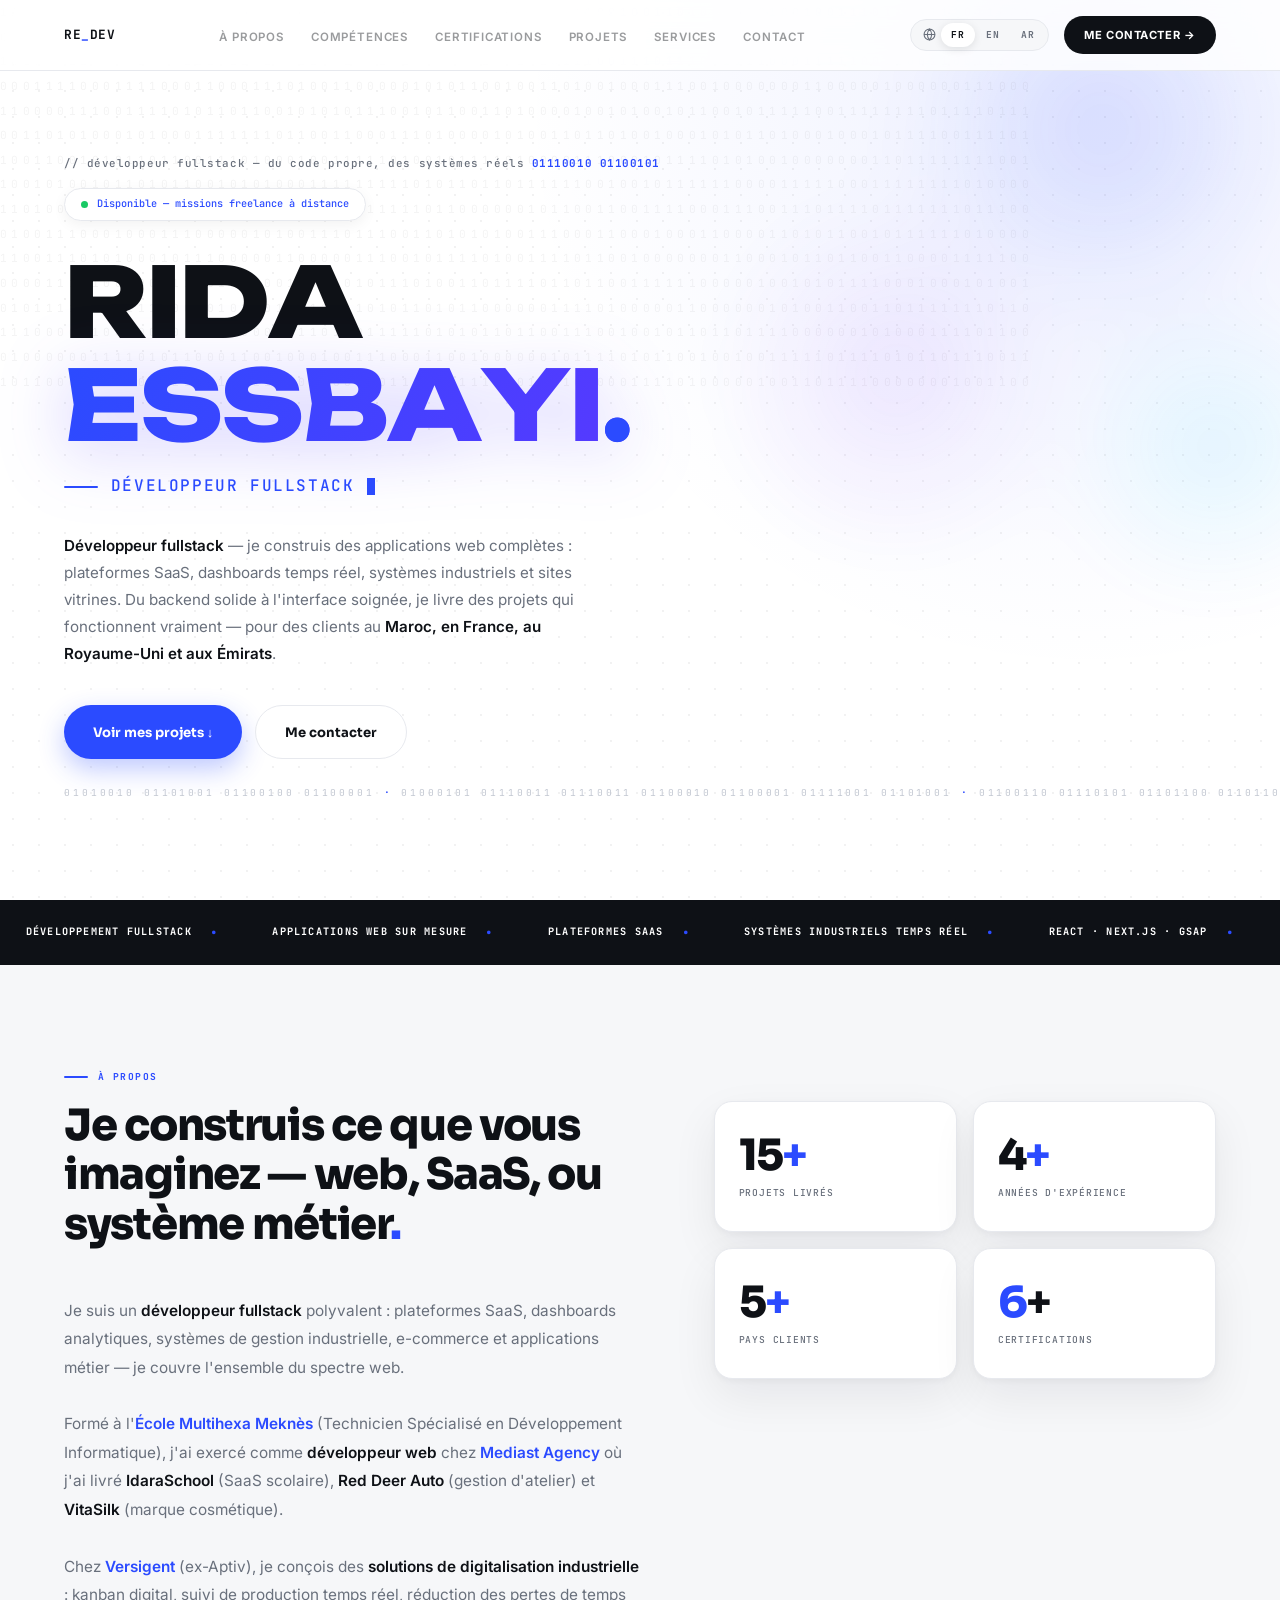
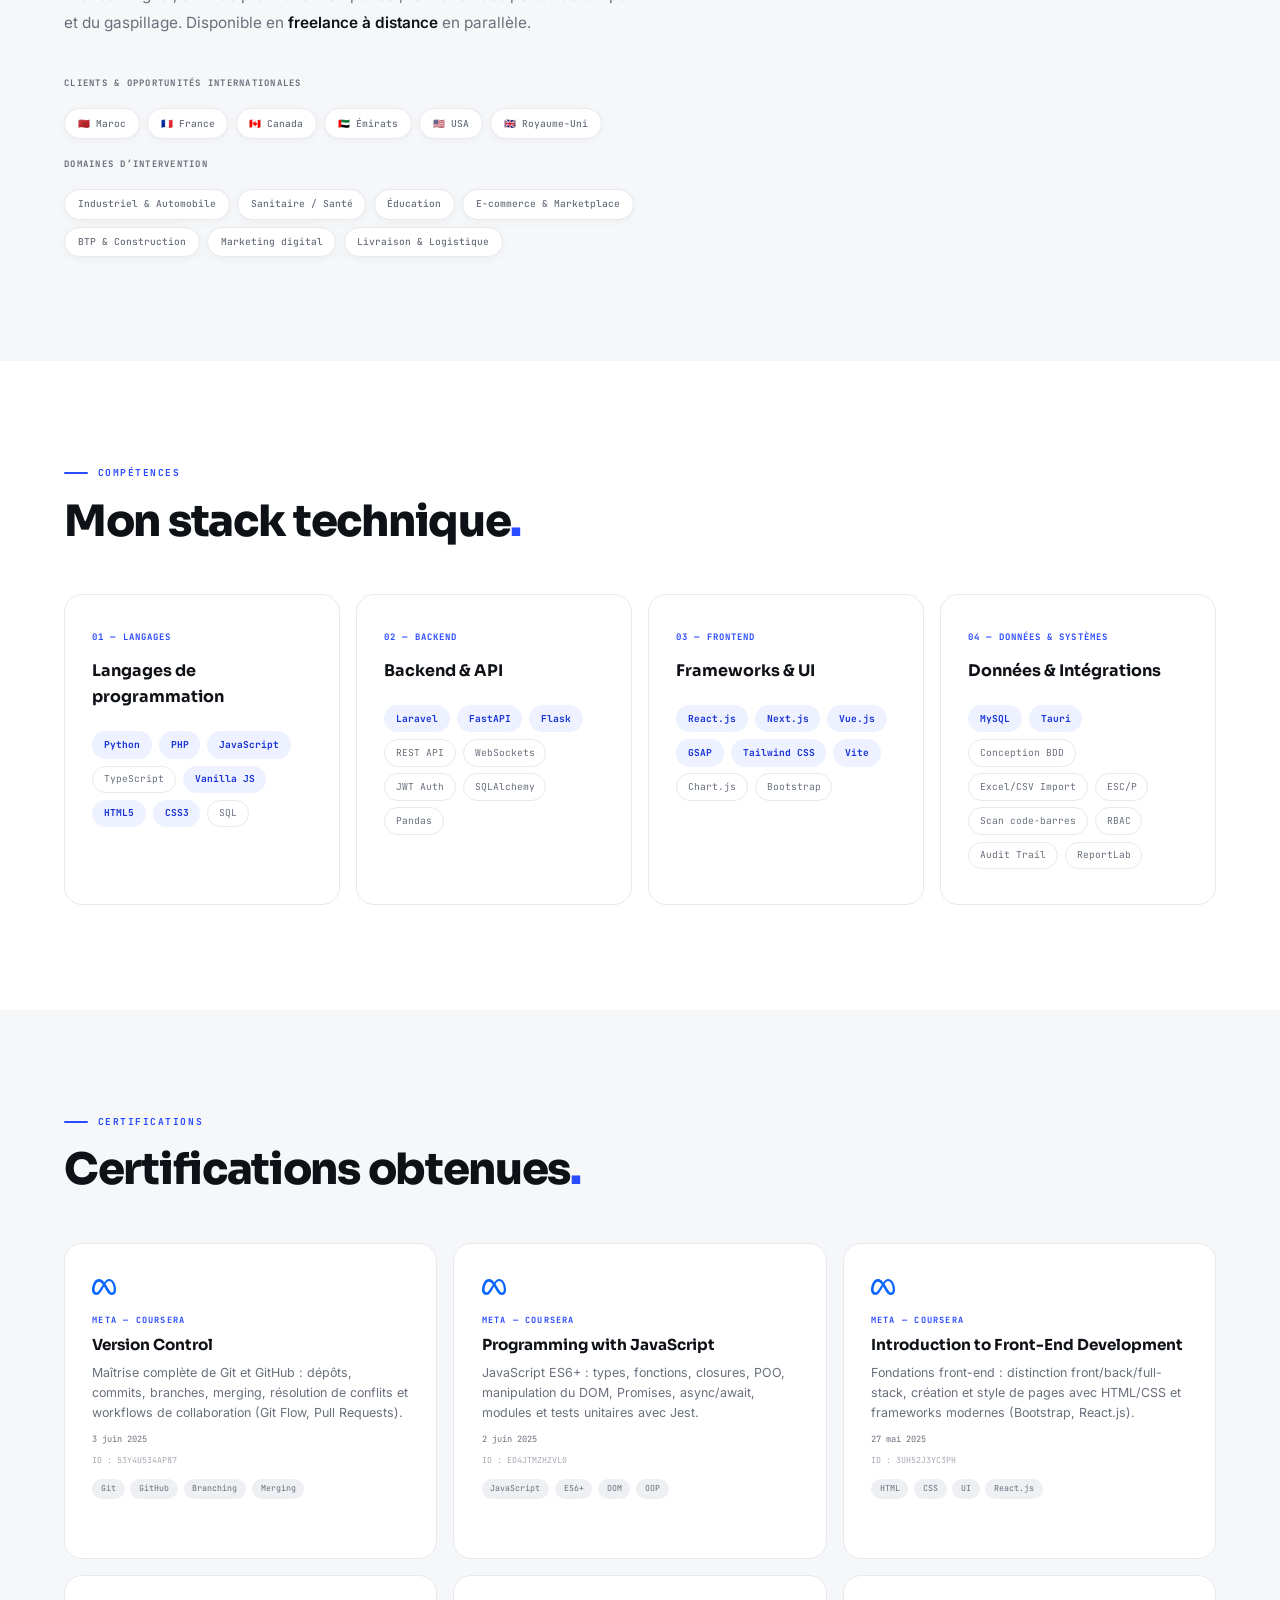
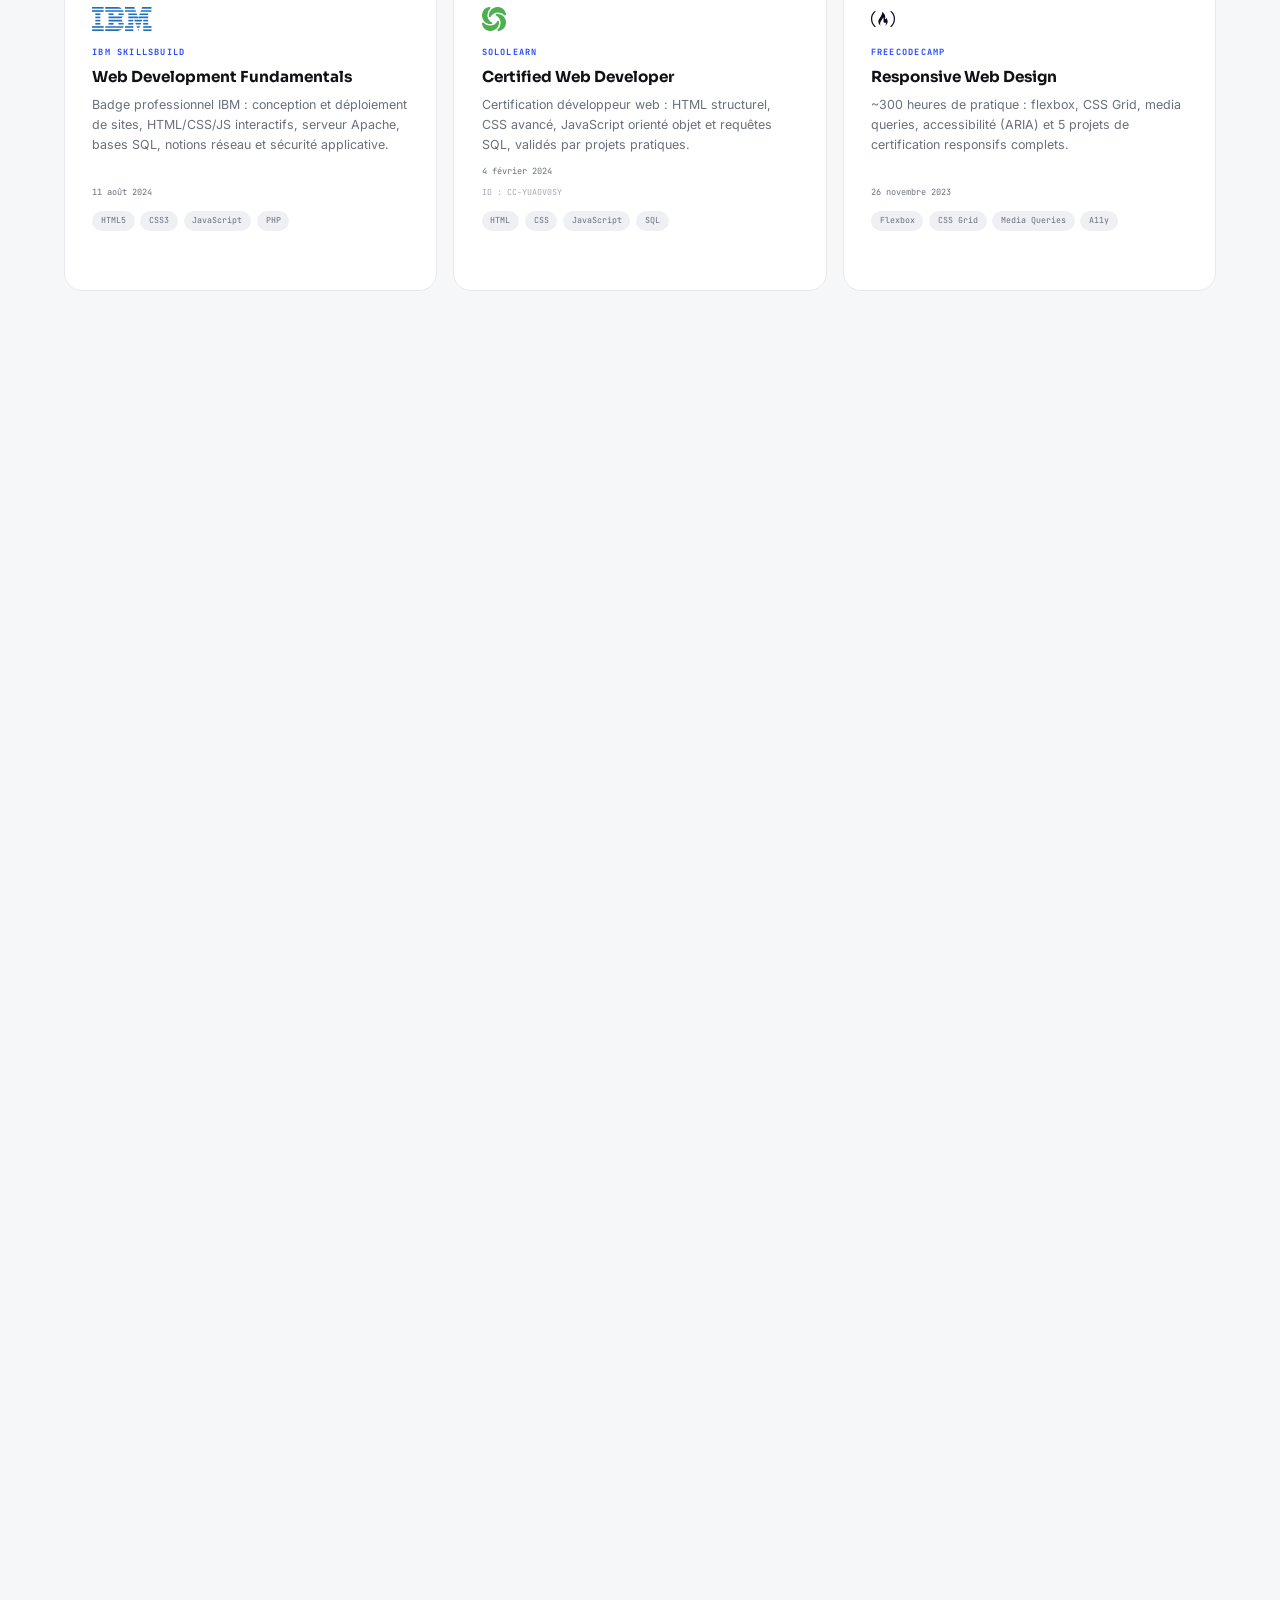
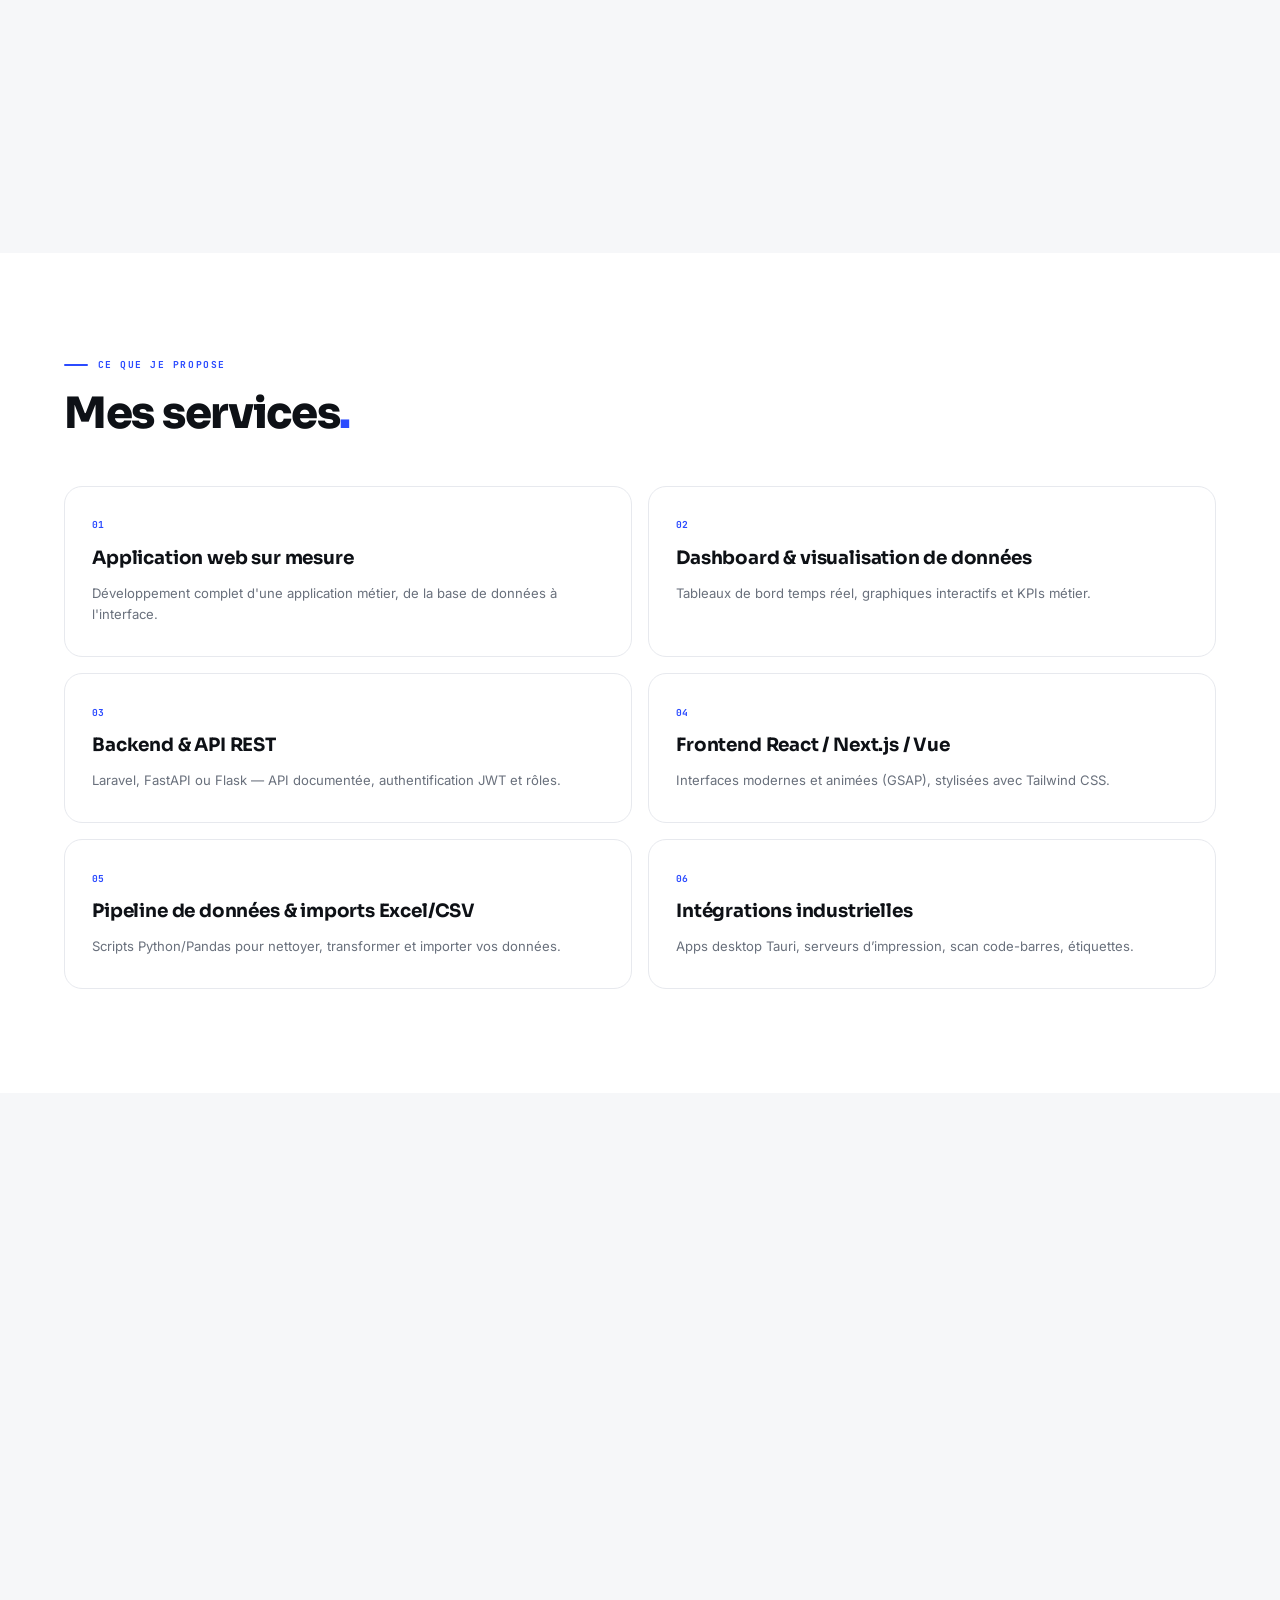
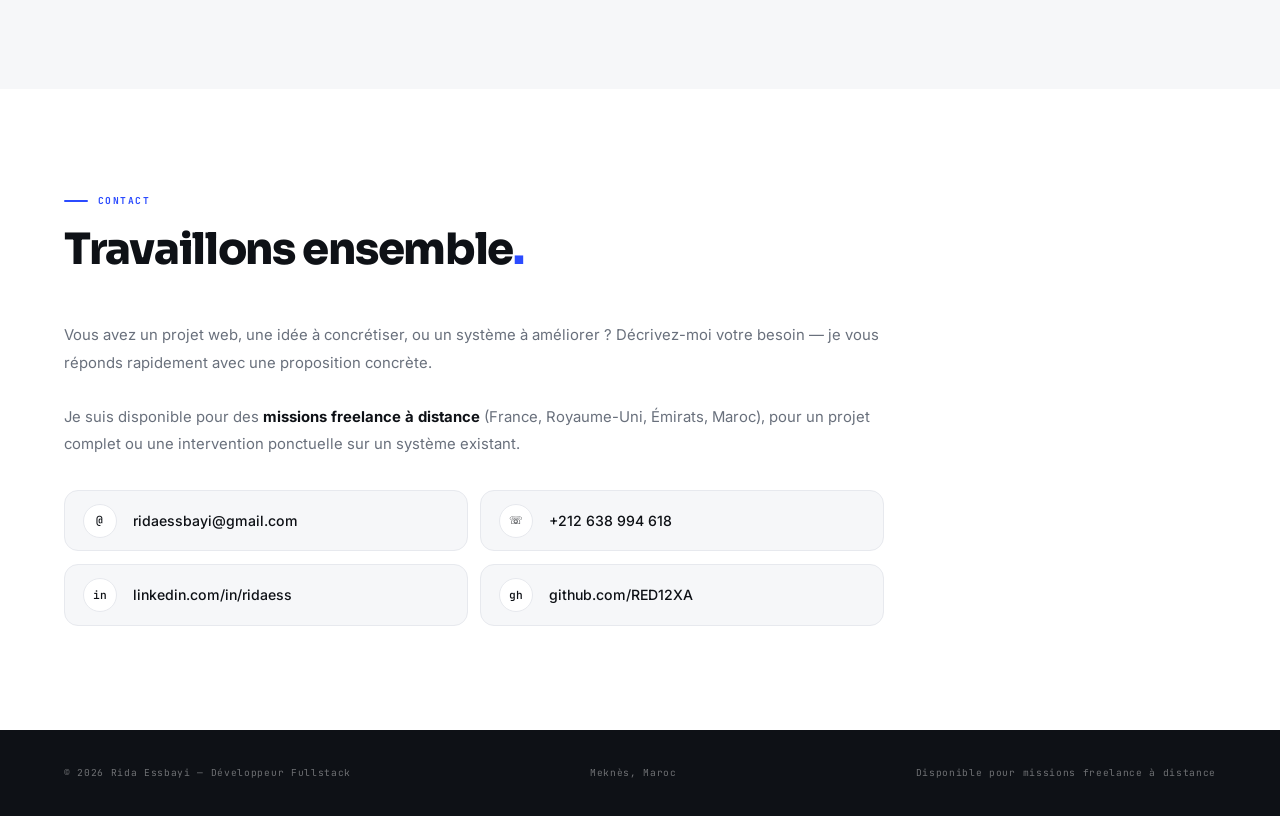
<file: backup/index-before-redesign.html>
<!DOCTYPE html>
<html lang="fr" dir="ltr">
<head>
<meta charset="UTF-8">
<meta name="viewport" content="width=device-width, initial-scale=1.0">
<title>Rida Essbayi — Développeur Fullstack</title>
<meta name="description" content="Rida Essbayi — Développeur fullstack. Applications web sur mesure, plateformes SaaS, marketplaces et systèmes industriels. Freelance à distance (France, UK, Émirats, Maroc).">
<link rel="preconnect" href="https://fonts.googleapis.com">
<link rel="preconnect" href="https://fonts.gstatic.com" crossorigin>
<link href="https://fonts.googleapis.com/css2?family=Sora:wght@500;600;700;800&family=Unbounded:wght@700;800&family=Inter:wght@400;500;600&family=JetBrains+Mono:wght@400;500;700&family=Cairo:wght@400;600;700;800&display=swap" rel="stylesheet">
<style>
:root{
  --blanc:#ffffff;
  --surface:#f6f7f9;
  --surface-2:#eef0f4;
  --ink:#0e1116;
  --gris:#69707c;
  --ligne:#e7e9ee;
  --accent:#2b4bff;
  --accent-2:#1a35d6;
  --accent-soft:rgba(43,75,255,.08);
  --r:18px;
  --ombre:0 2px 6px rgba(14,17,22,.04), 0 18px 46px rgba(14,17,22,.07);
  --ombre-h:0 4px 10px rgba(14,17,22,.05), 0 30px 70px rgba(14,17,22,.12);
  --ff-d:'Sora',sans-serif;
  --ff-b:'Inter',sans-serif;
  --ff-m:'JetBrains Mono',monospace;
}
html[dir="rtl"]{ --ff-d:'Cairo',sans-serif; --ff-b:'Cairo',sans-serif; }
*,*::before,*::after{box-sizing:border-box;margin:0;padding:0}
html{scroll-behavior:smooth}
body{font-family:var(--ff-b);background:var(--blanc);color:var(--ink);line-height:1.65;overflow-x:hidden;-webkit-font-smoothing:antialiased}
::selection{background:var(--accent);color:#fff}
img,svg{display:block}
section{padding:6.5rem 4rem;position:relative}
#competences,#projets,#processus{content-visibility:auto;contain-intrinsic-size:auto 900px}

/* Entrée de page ultra légère */
@keyframes montee{from{opacity:0;transform:translateY(22px)}to{opacity:1;transform:none}}
.entree{animation:montee .7s cubic-bezier(.2,.7,.2,1) both}
.e1{animation-delay:.05s}.e2{animation-delay:.14s}.e3{animation-delay:.23s}.e4{animation-delay:.32s}.e5{animation-delay:.45s}

/* Progress */
#progress{position:fixed;top:0;left:0;right:0;height:2px;z-index:400}
#progress i{display:block;height:100%;background:var(--accent);transform-origin:left;transform:scaleX(0)}
html[dir="rtl"] #progress i{transform-origin:right}

/* Nav */
nav{position:fixed;top:0;left:0;right:0;z-index:300;display:flex;justify-content:space-between;align-items:center;gap:1rem;padding:1rem 4rem;background:rgba(255,255,255,.82);backdrop-filter:blur(16px);-webkit-backdrop-filter:blur(16px);border-bottom:1px solid var(--ligne)}
.nav-logo{font-family:var(--ff-m);font-size:.8rem;font-weight:700;letter-spacing:.04em;text-decoration:none;color:var(--ink)}
.nav-logo b{color:var(--accent)}
.nav-liens{display:flex;gap:1.7rem;list-style:none}
.nav-liens a{font-size:.72rem;font-weight:600;letter-spacing:.07em;text-transform:uppercase;text-decoration:none;color:var(--ink);opacity:.42;transition:opacity .2s}
.nav-liens a:hover,.nav-liens a.actif{opacity:1}
.nav-droite{display:flex;align-items:center;gap:.9rem}
.lang-switch{display:flex;align-items:center;background:var(--surface);border:1px solid var(--ligne);border-radius:2rem;padding:.18rem}
.lang-globe{display:flex;align-items:center;padding:0 .3rem 0 .55rem;color:var(--gris)}
html[dir="rtl"] .lang-globe{padding:0 .55rem 0 .3rem}
.lang-btn{font-family:var(--ff-m);font-size:.6rem;font-weight:700;letter-spacing:.06em;padding:.34rem .68rem;background:transparent;border:none;border-radius:2rem;color:var(--gris);cursor:pointer;transition:background .25s,color .25s,box-shadow .25s}
.lang-btn.actif{background:var(--blanc);color:var(--ink);box-shadow:0 2px 8px rgba(14,17,22,.1)}
.nav-cta{font-size:.7rem;font-weight:700;letter-spacing:.05em;text-transform:uppercase;text-decoration:none;color:#fff;background:var(--ink);padding:.6rem 1.3rem;border-radius:2rem;transition:background .25s,transform .25s;white-space:nowrap}
.nav-cta:hover{background:var(--accent);transform:translateY(-1px)}

/* Hero */
#hero{min-height:100svh;display:flex;align-items:center;padding:7.5rem 4rem 4rem;background:
  radial-gradient(circle at 85% 12%, var(--accent-soft), transparent 42%),
  radial-gradient(rgba(14,17,22,.055) 1px, transparent 1px);
  background-size:auto, 26px 26px}
.hero-badge{display:inline-flex;align-items:center;gap:.55rem;font-family:var(--ff-m);font-size:.64rem;font-weight:500;color:var(--accent);background:var(--blanc);border:1px solid var(--ligne);box-shadow:0 4px 14px rgba(14,17,22,.05);padding:.45rem 1rem;border-radius:2rem;margin-bottom:1.8rem;width:fit-content}
.point-pulse{width:7px;height:7px;background:#18c964;border-radius:50%;animation:pulse 2s infinite}
@keyframes pulse{0%,100%{box-shadow:0 0 0 0 rgba(24,201,100,.5)}70%{box-shadow:0 0 0 7px rgba(24,201,100,0)}}
.hero-nom{font-family:'Unbounded',var(--ff-d);font-size:clamp(2.3rem,7.6vw,6.6rem);font-weight:800;letter-spacing:-.02em;line-height:1.06;margin-bottom:1.1rem;text-transform:uppercase}
html[dir="rtl"] .hero-nom{letter-spacing:0;line-height:1.16}
.hero-nom .grad{
  background:linear-gradient(115deg,#2b4bff 0%,#7a2bff 24%,#00c2ff 48%,#2b4bff 72%,#7a2bff 100%);
  background-size:280% 100%;
  -webkit-background-clip:text;background-clip:text;
  color:transparent;
  animation:gradGlisse 6s linear infinite;
  filter:drop-shadow(0 10px 34px rgba(74,54,255,.28));
}
@keyframes gradGlisse{from{background-position:0% 50%}to{background-position:280% 50%}}
.hero-nom .pointf{color:var(--accent);background:none;-webkit-text-stroke:0}
.hero-role{font-family:var(--ff-m);font-size:clamp(.78rem,1.5vw,1rem);font-weight:500;letter-spacing:.1em;text-transform:uppercase;margin-bottom:2rem;display:flex;align-items:center;gap:.8rem;min-height:1.6em}
.hero-role::before{content:'';display:block;width:34px;height:2px;background:var(--accent);border-radius:2px}
#roleMot{color:var(--accent)}
.role-curseur{width:8px;height:1.05em;background:var(--accent);display:inline-block;animation:blink 1s steps(1) infinite}
@keyframes blink{50%{opacity:0}}
.hero-desc{max-width:520px;font-size:.95rem;line-height:1.78;color:var(--gris);margin-bottom:.4rem}
.hero-desc strong{color:var(--ink);font-weight:600}
.chip{font-family:var(--ff-m);font-size:.6rem;font-weight:500;padding:.4rem .8rem;background:var(--blanc);border:1px solid var(--ligne);border-radius:2rem;color:var(--gris);box-shadow:0 2px 8px rgba(14,17,22,.04);transition:transform .3s,border-color .3s,color .3s}
.chip:hover{transform:translateY(-3px);border-color:var(--accent);color:var(--accent)}
.hero-actions{display:flex;gap:.8rem;margin-top:2.4rem;flex-wrap:wrap}
.btn{font-family:var(--ff-d);font-size:.82rem;font-weight:700;text-decoration:none;padding:.95rem 1.8rem;border-radius:2rem;transition:transform .25s,box-shadow .25s,background .25s;display:inline-flex;align-items:center;gap:.5rem}
.btn-plein{background:var(--accent);color:#fff;box-shadow:0 10px 26px rgba(43,75,255,.3)}
.btn-plein:hover{transform:translateY(-2px);box-shadow:0 16px 36px rgba(43,75,255,.38);background:var(--accent-2)}
.btn-ligne{border:1.5px solid var(--ligne);color:var(--ink);background:var(--blanc)}
.btn-ligne:hover{transform:translateY(-2px);border-color:var(--ink)}



/* Nom — lettres qui se résolvent depuis le binaire */
.hero-nom .ltr{display:inline-block;transition:color .15s}
.hero-nom .ltr.cy{color:var(--accent);font-family:var(--ff-m);font-weight:700}
.hero-nom .grad .ltr.cy{color:var(--accent)}
.hero-nom .ltr.lock{animation:popL .32s cubic-bezier(.2,.9,.3,1.4)}
@keyframes popL{0%{transform:translateY(8px) scale(.9);opacity:.6}60%{transform:translateY(-3px) scale(1.05)}100%{transform:none;opacity:1}}
.hero-nom{cursor:default}


/* Hero — grille pro */
.hero-grid{display:grid;grid-template-columns:1.15fr .95fr;gap:3.5rem;align-items:center;position:relative;z-index:2;width:100%}
.aurore{position:absolute;top:-8%;bottom:auto;width:62%;height:80%;pointer-events:none;filter:blur(46px);opacity:.9;background:
  radial-gradient(38% 42% at 68% 28%, rgba(43,75,255,.16), transparent 70%),
  radial-gradient(32% 36% at 42% 62%, rgba(122,43,255,.12), transparent 70%),
  radial-gradient(28% 30% at 82% 72%, rgba(0,194,255,.12), transparent 70%)}
html[dir="ltr"] .aurore{right:-6%}
html[dir="rtl"] .aurore{left:-6%}

/* Fenêtre de code (style éditeur) */
.code-fenetre{background:#0d1117;border:1px solid #1f2733;border-radius:16px;overflow:hidden;box-shadow:0 30px 80px rgba(13,17,23,.35), 0 2px 0 rgba(255,255,255,.06) inset;direction:ltr}
.code-barre{display:flex;align-items:center;gap:.45rem;padding:.75rem 1rem;background:#161b22;border-bottom:1px solid #1f2733}
.pt{width:11px;height:11px;border-radius:50%}
.pt.r{background:#ff5f57}.pt.j{background:#febc2e}.pt.v{background:#28c840}
.code-nomf{font-family:var(--ff-m);font-size:.62rem;color:#8b949e;margin-left:.6rem;letter-spacing:.04em}
.code-live{margin-left:auto;font-family:var(--ff-m);font-size:.54rem;color:#3fb950;display:flex;align-items:center;gap:.35rem;letter-spacing:.08em;text-transform:uppercase}
.code-live i{width:6px;height:6px;border-radius:50%;background:#3fb950;animation:pulse 2s infinite}
.code-corps{font-family:var(--ff-m);font-size:.76rem;line-height:1.85;padding:1.2rem 1.3rem 1.3rem;margin:0;color:#c9d1d9;white-space:pre;overflow-x:auto;text-align:left;min-height:15.5em}
.code-corps .lg{display:block;opacity:0;transform:translateY(6px);transition:opacity .35s ease,transform .35s ease}
.code-corps .lg.ok{opacity:1;transform:none}
.cm{color:#8b949e}.kw{color:#ff7b72}.pr{color:#79c0ff}.st{color:#a5d6ff}.bo{color:#ffa657}.pn{color:#c9d1d9}
.code-curseur{display:inline-block;width:8px;height:1em;background:#58a6ff;vertical-align:text-bottom;animation:blink 1s steps(1) infinite}
.code-statut{font-family:var(--ff-m);font-size:.6rem;color:var(--gris);margin-top:.8rem;padding:0 .3rem;direction:ltr;text-align:left;min-height:1.2em}
.code-statut b{color:#28a745;font-weight:700}

/* Touche codeur — binaire */
.bin-fond{position:absolute;inset:0;overflow:hidden;pointer-events:none;font-family:var(--ff-m);color:var(--ink);opacity:.045;font-size:.7rem;line-height:2.2;letter-spacing:.4em;user-select:none;direction:ltr;white-space:nowrap}
.code-ligne{font-family:var(--ff-m);font-size:.68rem;font-weight:500;letter-spacing:.05em;color:var(--gris);margin-bottom:.9rem}
.code-ligne .bin{color:var(--accent);font-weight:700}
.hero-nom .decodage{font-variant-numeric:tabular-nums}
.bin-ruban{font-family:var(--ff-m);font-size:.6rem;letter-spacing:.3em;color:#c3c8d2;margin-top:1.6rem;direction:ltr;overflow:hidden;white-space:nowrap;user-select:none}
.bin-ruban b{color:var(--accent);font-weight:700}

/* Marquee */
.marquee-bande{background:var(--ink);padding:1.05rem 0;overflow:hidden;direction:ltr}
.marquee-piste{display:flex;white-space:nowrap;width:max-content;animation:marquee 28s linear infinite}
.marquee-item{font-family:var(--ff-m);font-size:.64rem;font-weight:700;letter-spacing:.12em;text-transform:uppercase;color:#fff;padding:0 1.6rem;display:inline-flex;align-items:center;gap:1rem}
.marquee-item::after{content:'\00b7';color:var(--accent);font-size:1.2rem}
@keyframes marquee{from{transform:translateX(0)}to{transform:translateX(-50%)}}

/* Communs */
.label-section{font-family:var(--ff-m);font-size:.6rem;font-weight:700;letter-spacing:.16em;text-transform:uppercase;color:var(--accent);margin-bottom:1rem;display:flex;align-items:center;gap:.6rem}
.label-section::before{content:'';display:block;width:24px;height:2px;background:var(--accent);border-radius:2px}
.titre-section{font-family:var(--ff-d);font-size:clamp(1.8rem,3.4vw,2.7rem);font-weight:800;letter-spacing:-.03em;line-height:1.14;margin-bottom:3rem}
html[dir="rtl"] .titre-section{letter-spacing:0}
.acc{color:var(--accent)}

/* Reveal (léger) */
.reveal{opacity:0;transform:translateY(28px);transition:opacity .65s ease,transform .65s cubic-bezier(.2,.7,.2,1)}
.reveal.visible{opacity:1;transform:none}

/* À propos */
#apropos{background:var(--surface)}
.apropos-grille{display:grid;grid-template-columns:1.15fr 1fr;gap:4.5rem;align-items:start}
.apropos-texte{font-size:.96rem;line-height:1.85;color:var(--gris)}
.apropos-texte strong{color:var(--ink);font-weight:600}
.apropos-texte em{color:var(--accent);font-style:normal;font-weight:600}
.stats-grille{display:grid;grid-template-columns:1fr 1fr;gap:1rem}
.stat-box{background:var(--blanc);border:1px solid var(--ligne);border-radius:var(--r);padding:1.9rem 1.5rem;box-shadow:var(--ombre);transition:transform .3s,box-shadow .3s}
.stat-box:hover{transform:translateY(-4px);box-shadow:var(--ombre-h)}
.stat-chiffre{font-family:var(--ff-d);font-size:2.7rem;font-weight:800;letter-spacing:-.04em;line-height:1.1;margin-bottom:.3rem}
.stat-chiffre b{color:var(--accent)}
.stat-libelle{font-family:var(--ff-m);font-size:.6rem;font-weight:500;letter-spacing:.08em;text-transform:uppercase;color:var(--gris)}

/* Compétences */
#competences{background:var(--blanc)}
.comp-grille{display:grid;grid-template-columns:repeat(4,1fr);gap:1rem}
.comp-categorie{background:var(--blanc);border:1px solid var(--ligne);border-radius:var(--r);padding:2.2rem 1.7rem;transition:transform .3s,box-shadow .3s,border-color .3s}
.comp-categorie:hover{transform:translateY(-5px);box-shadow:var(--ombre-h);border-color:rgba(43,75,255,.35)}
.comp-cat-label{font-family:var(--ff-m);font-size:.56rem;font-weight:700;letter-spacing:.12em;text-transform:uppercase;color:var(--accent);margin-bottom:.8rem}
.comp-cat-titre{font-family:var(--ff-d);font-size:1rem;font-weight:700;margin-bottom:1.3rem}
.comp-liste{list-style:none;display:flex;flex-wrap:wrap;gap:.42rem}
.comp-pill{font-family:var(--ff-m);font-size:.6rem;padding:.3rem .68rem;border:1px solid var(--ligne);border-radius:2rem;color:var(--gris);transition:all .25s}
.comp-pill.star{background:var(--accent-soft);border-color:transparent;color:var(--accent-2);font-weight:700}
.comp-categorie:hover .comp-pill.star{background:var(--accent);color:#fff}
/* Certifications */
#certifications{background:var(--surface)}
.cert-grille{display:grid;grid-template-columns:repeat(3,1fr);gap:1rem}
.cert-carte{background:var(--blanc);border:1px solid var(--ligne);border-radius:var(--r);padding:1.9rem 1.7rem;cursor:pointer;transition:transform .3s,box-shadow .3s;display:flex;flex-direction:column;gap:.5rem}
.cert-carte:hover{transform:translateY(-5px);box-shadow:var(--ombre-h)}
.cert-logo{margin-bottom:.3rem;display:flex;align-items:center;min-height:26px}
.cert-logo svg{height:24px;width:auto}
.cert-platform{font-family:var(--ff-m);font-size:.54rem;font-weight:700;letter-spacing:.14em;text-transform:uppercase;color:var(--accent)}
.cert-titre{font-family:var(--ff-d);font-size:.95rem;font-weight:700;line-height:1.3}
.cert-desc{font-size:.78rem;line-height:1.62;color:var(--gris);flex:1}
.cert-date,.cert-id{font-family:var(--ff-m);font-size:.54rem;color:var(--gris)}
.cert-id{opacity:.6;font-size:.52rem}
.cert-skills{display:flex;flex-wrap:wrap;gap:.35rem;margin-top:.2rem}
.cert-skill{font-family:var(--ff-m);font-size:.52rem;padding:.2rem .55rem;background:var(--surface-2);border-radius:2rem;color:var(--gris)}
.cert-hint{font-family:var(--ff-m);font-size:.54rem;color:var(--accent);opacity:0;margin-top:.4rem;transition:opacity .3s;font-weight:700}
.cert-carte:hover .cert-hint{opacity:1}

/* Modal */
.cert-modal-overlay{position:fixed;inset:0;z-index:1000;background:rgba(14,17,22,.45);backdrop-filter:blur(10px);display:flex;align-items:center;justify-content:center;padding:1.5rem;opacity:0;pointer-events:none;transition:opacity .3s}
.cert-modal-overlay.open{opacity:1;pointer-events:all}
.cert-modal{background:var(--blanc);border-radius:22px;max-width:640px;width:100%;max-height:90vh;overflow-y:auto;box-shadow:0 40px 90px rgba(14,17,22,.3);transform:translateY(26px) scale(.97);transition:transform .3s cubic-bezier(.2,.7,.2,1)}
.cert-modal-overlay.open .cert-modal{transform:none}
.cert-modal-header{padding:2rem 2.4rem 1.3rem;border-bottom:1px solid var(--ligne);display:flex;justify-content:space-between;align-items:flex-start;gap:1rem}
.cert-modal-logo svg{height:34px;width:auto}
.cert-modal-close{background:var(--surface);border:none;border-radius:50%;width:34px;height:34px;font-size:1rem;color:var(--gris);cursor:pointer;transition:background .2s,color .2s}
.cert-modal-close:hover{background:var(--surface-2);color:var(--ink)}
.cert-modal-body{padding:1.7rem 2.4rem 2.2rem}
.cert-modal-platform{font-family:var(--ff-m);font-size:.6rem;font-weight:700;letter-spacing:.14em;text-transform:uppercase;color:var(--accent);margin-bottom:.5rem}
.cert-modal-titre{font-family:var(--ff-d);font-size:1.45rem;font-weight:800;letter-spacing:-.02em;line-height:1.2;margin-bottom:1rem}
.cert-modal-desc{font-size:.9rem;line-height:1.75;color:var(--gris);margin-bottom:1.4rem}
.cert-modal-meta{display:flex;flex-wrap:wrap;gap:1.5rem;margin-bottom:1.4rem}
.cert-modal-meta-item{display:flex;flex-direction:column;gap:.2rem}
.cert-modal-meta-label{font-family:var(--ff-m);font-size:.52rem;letter-spacing:.1em;text-transform:uppercase;color:var(--gris)}
.cert-modal-meta-value{font-family:var(--ff-m);font-size:.76rem;font-weight:700}
.cert-modal-skills{display:flex;flex-wrap:wrap;gap:.4rem;margin-bottom:1.8rem}
.cert-modal-skill{font-family:var(--ff-m);font-size:.6rem;padding:.28rem .7rem;border:1px solid var(--ligne);border-radius:2rem;color:var(--gris)}
.cert-modal-verify{display:inline-flex;align-items:center;gap:.5rem;font-family:var(--ff-d);font-size:.82rem;font-weight:700;color:#fff;background:var(--ink);padding:.85rem 1.6rem;border-radius:2rem;text-decoration:none;transition:background .2s}
.cert-modal-verify:hover{background:var(--accent)}

/* Projets — pile blanche */
#projets{background:var(--surface)}
.projets-pile{display:flex;flex-direction:column;gap:1.8rem}
.projet-carte{position:sticky;top:104px;background:var(--blanc);border:1px solid var(--ligne);border-radius:22px;padding:2.6rem 2.5rem;box-shadow:var(--ombre-h);display:grid;grid-template-columns:1.25fr .9fr;gap:2.4rem;align-items:start;transform-origin:top center;will-change:transform,opacity}
.projet-tete{display:flex;justify-content:space-between;align-items:center;gap:1rem;grid-column:1/-1;margin-bottom:.3rem}
.projet-num{font-family:var(--ff-m);font-size:.58rem;font-weight:700;letter-spacing:.14em;color:var(--accent)}
.projet-ctx{font-family:var(--ff-m);font-size:.56rem;letter-spacing:.08em;text-transform:uppercase;color:var(--gris);background:var(--surface);border:1px solid var(--ligne);padding:.32rem .8rem;border-radius:2rem;white-space:nowrap}
.projet-titre{font-family:var(--ff-d);font-size:clamp(1.25rem,2.3vw,1.7rem);font-weight:800;letter-spacing:-.02em;line-height:1.18;margin-bottom:.6rem}
.projet-loc{font-size:.78rem;color:var(--gris);margin-bottom:1rem;display:flex;align-items:flex-start;gap:.45rem;line-height:1.45}
.projet-loc svg{flex-shrink:0;margin-top:.15rem;color:var(--accent)}
.projet-desc{font-size:.86rem;line-height:1.75;color:var(--gris)}
.projet-cote{display:flex;flex-direction:column;gap:1.2rem}
.projet-sous{font-family:var(--ff-m);font-size:.54rem;font-weight:700;letter-spacing:.14em;text-transform:uppercase;color:#b0b5bf}
.projet-stack{display:flex;flex-wrap:wrap;gap:.4rem}
.stack-tag{font-family:var(--ff-m);font-size:.58rem;font-weight:500;padding:.28rem .68rem;background:var(--surface);border:1px solid var(--ligne);border-radius:2rem;color:var(--ink)}
.projet-points{list-style:none;display:flex;flex-direction:column;gap:.5rem}
.projet-points li{font-size:.78rem;line-height:1.55;color:var(--gris);display:flex;gap:.6rem}
.projet-points li::before{content:'\2192';color:var(--accent);flex-shrink:0;font-weight:700}
html[dir="rtl"] .projet-points li::before{content:'\2190'}


/* Projets — grille secondaire */
.sous-projets{font-family:var(--ff-d);font-size:1.15rem;font-weight:800;letter-spacing:-.02em;margin:3.2rem 0 1.3rem;display:flex;align-items:center;gap:.7rem}
.sous-projets::after{content:'';flex:1;height:1px;background:var(--ligne)}
.projets-grille{display:grid;grid-template-columns:repeat(2,1fr);gap:1rem}
.pg-carte{background:var(--blanc);border:1px solid var(--ligne);border-radius:var(--r);padding:1.8rem 1.6rem;display:flex;flex-direction:column;gap:.55rem;transition:transform .3s,box-shadow .3s,border-color .3s}
.pg-carte:hover{transform:translateY(-4px);box-shadow:var(--ombre-h);border-color:rgba(43,75,255,.35)}
.pg-tete{display:flex;justify-content:space-between;align-items:center;gap:.8rem}
.pg-num{font-family:var(--ff-m);font-size:.56rem;font-weight:700;letter-spacing:.13em;color:var(--accent)}
.pg-ctx{font-family:var(--ff-m);font-size:.52rem;letter-spacing:.06em;text-transform:uppercase;color:var(--gris);background:var(--surface);border:1px solid var(--ligne);padding:.26rem .7rem;border-radius:2rem;white-space:nowrap}
.pg-titre{font-family:var(--ff-d);font-size:1.05rem;font-weight:700;letter-spacing:-.01em;line-height:1.25}
.pg-desc{font-size:.79rem;line-height:1.65;color:var(--gris);flex:1}
/* Monde — pays & domaines */
.monde{margin-top:2.4rem;display:flex;flex-direction:column;gap:1.1rem}
.monde-sous{font-family:var(--ff-m);font-size:.56rem;font-weight:700;letter-spacing:.14em;text-transform:uppercase;color:var(--gris)}
.monde-chips{display:flex;flex-wrap:wrap;gap:.45rem}

/* Services */
#services{background:var(--blanc)}
.services-liste{display:grid;grid-template-columns:1fr 1fr;gap:1rem}
.service-item{display:flex;flex-direction:column;gap:.6rem;background:var(--blanc);border:1px solid var(--ligne);border-radius:var(--r);padding:1.9rem 1.7rem;transition:transform .3s,box-shadow .3s,border-color .3s}
.service-item:hover{transform:translateY(-4px);box-shadow:var(--ombre-h);border-color:rgba(43,75,255,.35)}
.service-num{font-family:var(--ff-m);font-size:.6rem;font-weight:700;color:var(--accent)}
.service-nom{font-family:var(--ff-d);font-size:1.15rem;font-weight:700;letter-spacing:-.01em}
.service-desc{font-size:.82rem;line-height:1.65;color:var(--gris)}

/* Processus */
#processus{background:var(--surface)}
.processus-etapes{display:grid;grid-template-columns:repeat(4,1fr);gap:1rem}
.etape{background:var(--blanc);border:1px solid var(--ligne);border-radius:var(--r);padding:2.4rem 1.8rem;transition:transform .3s,box-shadow .3s}
.etape:hover{transform:translateY(-5px);box-shadow:var(--ombre-h)}
.etape-num{font-family:var(--ff-d);font-size:2.4rem;font-weight:800;letter-spacing:-.04em;color:var(--surface-2);line-height:1;margin-bottom:1.2rem;-webkit-text-stroke:1px #d8dbe2}
.etape-titre{font-family:var(--ff-d);font-size:1rem;font-weight:700;margin-bottom:.6rem}
.etape-desc{font-size:.79rem;line-height:1.72;color:var(--gris)}

/* Contact */
#contact{background:var(--blanc)}
.contact-inner{max-width:820px}
.contact-texte{font-size:.93rem;line-height:1.82;color:var(--gris);margin-bottom:2rem}
.contact-texte strong{color:var(--ink)}
.contact-liens{display:grid;grid-template-columns:1fr 1fr;gap:.8rem}
.contact-lien{display:flex;align-items:center;gap:1rem;font-size:.88rem;font-weight:500;text-decoration:none;color:var(--ink);background:var(--surface);border:1px solid var(--ligne);border-radius:14px;padding:.8rem 1.1rem;transition:transform .25s,border-color .25s,box-shadow .25s;direction:ltr}
html[dir="rtl"] .contact-lien{flex-direction:row-reverse;justify-content:flex-end}
.contact-lien:hover{transform:translateX(4px);border-color:rgba(43,75,255,.4);box-shadow:var(--ombre)}
html[dir="rtl"] .contact-lien:hover{transform:translateX(-4px)}
.contact-icone{width:34px;height:34px;background:var(--blanc);border:1px solid var(--ligne);border-radius:50%;display:flex;align-items:center;justify-content:center;font-size:.7rem;font-family:var(--ff-m);flex-shrink:0;transition:background .2s,color .2s,border-color .2s}
.contact-lien:hover .contact-icone{background:var(--accent);border-color:var(--accent);color:#fff}

footer{padding:2.2rem 4rem;background:var(--ink);color:rgba(255,255,255,.4);display:flex;justify-content:space-between;align-items:center;gap:1rem;font-family:var(--ff-m);font-size:.6rem;letter-spacing:.07em;flex-wrap:wrap}

/* Responsive */
@media(max-width:1024px){.projet-carte{grid-template-columns:1fr}}
@media(max-width:900px){
  nav{padding:.9rem 1.25rem}
  .nav-liens{display:none}
  #hero,section{padding-left:1.25rem;padding-right:1.25rem}
  .hero-grid{grid-template-columns:1fr;gap:2.6rem}
  .aurore{width:100%}
  .apropos-grille{grid-template-columns:1fr;gap:3rem}
  .contact-liens{grid-template-columns:1fr}
  .comp-grille{grid-template-columns:1fr 1fr}
  .cert-grille{grid-template-columns:1fr 1fr}
  .projets-grille{grid-template-columns:1fr}
  .services-liste{grid-template-columns:1fr}
  .processus-etapes{grid-template-columns:1fr 1fr}
  .projet-carte{top:86px;padding:1.9rem 1.4rem}
  footer{flex-direction:column;text-align:center}
}
@media(max-width:540px){
  .comp-grille,.cert-grille,.processus-etapes{grid-template-columns:1fr}
    .hero-chips{justify-content:flex-start}
  .lang-btn{padding:.3rem .5rem}
}
@media(prefers-reduced-motion:reduce){
  *,*::before,*::after{animation-duration:.001s!important;transition-duration:.001s!important}
  html{scroll-behavior:auto}
  .reveal,.entree{opacity:1;transform:none;animation:none}
}
</style>
</head>
<body>

<div id="progress"><i id="progressBar"></i></div>

<nav class="entree">
  <a href="#hero" class="nav-logo">RE<b>_</b>DEV</a>
  <ul class="nav-liens">
    <li><a href="#apropos" data-i18n="nav_about"></a></li>
    <li><a href="#competences" data-i18n="nav_skills"></a></li>
    <li><a href="#certifications" data-i18n="nav_certs"></a></li>
    <li><a href="#projets" data-i18n="nav_projects"></a></li>
    <li><a href="#services" data-i18n="nav_services"></a></li>
    <li><a href="#contact" data-i18n="nav_contact"></a></li>
  </ul>
  <div class="nav-droite">
    <div class="lang-switch" role="group" aria-label="Changer la langue — Change language — تغيير اللغة" title="Changer la langue / Change language">
      <span class="lang-globe" aria-hidden="true"><svg width="13" height="13" viewBox="0 0 24 24" fill="none" stroke="currentColor" stroke-width="2"><circle cx="12" cy="12" r="10"/><line x1="2" y1="12" x2="22" y2="12"/><path d="M12 2a15.3 15.3 0 0 1 4 10 15.3 15.3 0 0 1-4 10 15.3 15.3 0 0 1-4-10 15.3 15.3 0 0 1 4-10z"/></svg></span>
      <button class="lang-btn actif" data-lang="fr" onclick="setLang('fr')" title="Français">FR</button>
      <button class="lang-btn" data-lang="en" onclick="setLang('en')" title="English">EN</button>
      <button class="lang-btn" data-lang="ar" onclick="setLang('ar')" title="العربية">AR</button>
    </div>
    <a href="#contact" class="nav-cta" data-i18n="nav_cta"></a>
  </div>
</nav>

<section id="hero">
  <div class="bin-fond" id="binFond" aria-hidden="true"></div>
  <div class="aurore" aria-hidden="true"></div>
  <div class="hero-grid">
    <div class="hero-gauche">
      <div class="code-ligne entree e1"><span data-i18n="hero_code"></span> <span class="bin">01110010 01100101</span></div>
      <div class="hero-badge entree e1">
        <div class="point-pulse"></div>
        <span data-i18n="hero_badge"></span>
      </div>
      <h1 class="hero-nom">
        <span class="entree e2 decodage" style="display:block" id="nomL1" data-final="Rida">Rida</span>
        <span class="grad entree e3" style="display:block"><span class="decodage" id="nomL2" data-final="Essbayi">Essbayi</span><span class="pointf">.</span></span>
      </h1>
      <div class="hero-role entree e4"><span id="roleMot"></span><span class="role-curseur"></span></div>
      <p class="hero-desc entree e4" data-i18n-html="hero_desc"></p>
      <div class="hero-actions entree e5">
        <a href="#projets" class="btn btn-plein" data-i18n="hero_cta1"></a>
        <a href="#contact" class="btn btn-ligne" data-i18n="hero_cta2"></a>
      </div>
      <div class="bin-ruban entree e5" aria-hidden="true">01010010 01101001 01100100 01100001 <b>·</b> 01000101 01110011 01110011 01100010 01100001 01111001 01101001 <b>·</b> 01100110 01110101 01101100 01101100 01110011 01110100 01100001 01100011 01101011</div>
    </div>
    <div class="hero-droite entree e4">
      <div class="code-fenetre">
        <div class="code-barre">
          <span class="pt r"></span><span class="pt j"></span><span class="pt v"></span>
          <span class="code-nomf">developer.js</span>
          <span class="code-live"><i></i>live</span>
        </div>
        <pre class="code-corps" id="codeCorps"></pre>
      </div>
      <div class="code-statut" id="codeStatut"></div>
    </div>
  </div>
</section>

<div class="marquee-bande"><div class="marquee-piste" id="marqueePiste"></div></div>

<section id="apropos">
  <div class="label-section reveal" data-i18n="about_label"></div>
  <div class="apropos-grille">
    <div class="reveal">
      <h2 class="titre-section" data-i18n-html="about_title"></h2>
      <p class="apropos-texte" data-i18n-html="about_text"></p>
      <div class="monde">
        <div class="monde-sous" data-i18n="about_pays"></div>
        <div class="monde-chips" id="paysChips"></div>
        <div class="monde-sous" data-i18n="about_domaines"></div>
        <div class="monde-chips" id="domChips"></div>
      </div>
    </div>
    <div class="reveal">
      <div class="stats-grille">
        <div class="stat-box"><div class="stat-chiffre"><span class="compteur" data-cible="15">0</span><b>+</b></div><div class="stat-libelle" data-i18n="stat_1"></div></div>
        <div class="stat-box"><div class="stat-chiffre"><span class="compteur" data-cible="4">0</span><b>+</b></div><div class="stat-libelle" data-i18n="stat_2"></div></div>
        <div class="stat-box"><div class="stat-chiffre"><span class="compteur" data-cible="5">0</span><b>+</b></div><div class="stat-libelle" data-i18n="stat_3"></div></div>
        <div class="stat-box"><div class="stat-chiffre" style="color:var(--accent)"><span class="compteur" data-cible="6">0</span><b style="color:var(--ink)">+</b></div><div class="stat-libelle" data-i18n="stat_4"></div></div>
      </div>
    </div>
  </div>
</section>

<section id="competences">
  <div class="label-section reveal" data-i18n="skills_label"></div>
  <h2 class="titre-section reveal" data-i18n-html="skills_title"></h2>
  <div class="comp-grille">
    <div class="comp-categorie reveal">
      <div class="comp-cat-label" data-i18n="skills_c1_label"></div>
      <div class="comp-cat-titre" data-i18n="skills_c1_title"></div>
      <ul class="comp-liste">
        <li class="comp-pill star">Python</li><li class="comp-pill star">PHP</li>
        <li class="comp-pill star">JavaScript</li><li class="comp-pill">TypeScript</li>
        <li class="comp-pill star">Vanilla JS</li>
        <li class="comp-pill star">HTML5</li><li class="comp-pill star">CSS3</li><li class="comp-pill">SQL</li>
      </ul>
    </div>
    <div class="comp-categorie reveal">
      <div class="comp-cat-label" data-i18n="skills_c2_label"></div>
      <div class="comp-cat-titre" data-i18n="skills_c2_title"></div>
      <ul class="comp-liste">
        <li class="comp-pill star">Laravel</li><li class="comp-pill star">FastAPI</li>
        <li class="comp-pill star">Flask</li><li class="comp-pill">REST API</li>
        <li class="comp-pill">WebSockets</li><li class="comp-pill">JWT Auth</li>
        <li class="comp-pill">SQLAlchemy</li><li class="comp-pill">Pandas</li>
      </ul>
    </div>
    <div class="comp-categorie reveal">
      <div class="comp-cat-label" data-i18n="skills_c3_label"></div>
      <div class="comp-cat-titre" data-i18n="skills_c3_title"></div>
      <ul class="comp-liste">
        <li class="comp-pill star">React.js</li><li class="comp-pill star">Next.js</li>
        <li class="comp-pill star">Vue.js</li><li class="comp-pill star">GSAP</li>
        <li class="comp-pill star">Tailwind CSS</li><li class="comp-pill star">Vite</li>
        <li class="comp-pill">Chart.js</li><li class="comp-pill">Bootstrap</li>
      </ul>
    </div>
    <div class="comp-categorie reveal">
      <div class="comp-cat-label" data-i18n="skills_c4_label"></div>
      <div class="comp-cat-titre" data-i18n="skills_c4_title"></div>
      <ul class="comp-liste">
        <li class="comp-pill star">MySQL</li><li class="comp-pill star">Tauri</li>
        <li class="comp-pill" data-i18n="skills_p_db"></li><li class="comp-pill">Excel/CSV Import</li>
        <li class="comp-pill">ESC/P</li><li class="comp-pill" data-i18n="skills_p_barcode"></li>
        <li class="comp-pill">RBAC</li><li class="comp-pill">Audit Trail</li><li class="comp-pill">ReportLab</li>
      </ul>
    </div>
  </div>
</section>

<section id="certifications">
  <div class="label-section reveal" data-i18n="certs_label"></div>
  <h2 class="titre-section reveal" data-i18n-html="certs_title"></h2>
  <div class="cert-grille" id="certGrille"></div>
</section>

<section id="projets">
  <div class="label-section reveal" data-i18n="projects_label"></div>
  <h2 class="titre-section reveal" data-i18n-html="projects_title"></h2>
  <div class="projets-pile" id="projetsPile"></div>
  <h3 class="sous-projets reveal" data-i18n="projects_more"></h3>
  <div class="projets-grille" id="projetsGrille"></div>
</section>

<section id="services">
  <div class="label-section reveal" data-i18n="services_label"></div>
  <h2 class="titre-section reveal" data-i18n-html="services_title"></h2>
  <div class="services-liste" id="servicesListe"></div>
</section>

<section id="processus">
  <div class="label-section reveal" data-i18n="process_label"></div>
  <h2 class="titre-section reveal" data-i18n-html="process_title"></h2>
  <div class="processus-etapes" id="processusEtapes"></div>
</section>

<section id="contact">
  <div class="label-section reveal" data-i18n="contact_label"></div>
  <h2 class="titre-section reveal" data-i18n-html="contact_title"></h2>
  <div class="contact-inner">
    <div class="reveal">
      <p class="contact-texte" data-i18n-html="contact_text"></p>
      <div class="contact-liens">
        <a href="mailto:ridaessbayi@gmail.com" class="contact-lien"><div class="contact-icone">@</div>ridaessbayi@gmail.com</a>
        <a href="tel:+212638994618" class="contact-lien"><div class="contact-icone">☏</div>+212 638 994 618</a>
        <a href="https://www.linkedin.com/in/ridaess/" class="contact-lien" target="_blank" rel="noopener"><div class="contact-icone">in</div>linkedin.com/in/ridaess</a>
        <a href="https://github.com/RED12XA" class="contact-lien" target="_blank" rel="noopener"><div class="contact-icone">gh</div>github.com/RED12XA</a>
      </div>
    </div>

  </div>
</section>

<footer>
  <span data-i18n="footer_1"></span>
  <span data-i18n="footer_2"></span>
  <span data-i18n="footer_3"></span>
</footer>

<div class="cert-modal-overlay" id="certModalOverlay">
  <div class="cert-modal">
    <div class="cert-modal-header">
      <div class="cert-modal-logo" id="certModalLogo"></div>
      <button class="cert-modal-close" onclick="closeCert()" aria-label="Close">&#x2715;</button>
    </div>
    <div class="cert-modal-body">
      <div class="cert-modal-platform" id="certModalPlatform"></div>
      <div class="cert-modal-titre" id="certModalTitre"></div>
      <div class="cert-modal-desc" id="certModalDesc"></div>
      <div class="cert-modal-meta" id="certModalMeta"></div>
      <div class="cert-modal-skills" id="certModalSkills"></div>
      <a href="#" class="cert-modal-verify" id="certModalVerify" target="_blank" rel="noopener"><span data-i18n="cert_verify"></span> &#x2197;</a>
    </div>
  </div>
</div>

<script>
/* ================= LOGOS ================= */
const LOGOS = {
  meta: '<svg role="img" viewBox="0 0 24 24" height="26" fill="#0866FF" xmlns="http://www.w3.org/2000/svg"><path d="M6.915 4.03c-1.968 0-3.683 1.28-4.871 3.113C.704 9.208 0 11.883 0 14.449c0 .706.07 1.369.21 1.973a6.624 6.624 0 0 0 .265.86 5.297 5.297 0 0 0 .371.761c.696 1.159 1.818 1.927 3.593 1.927 1.497 0 2.633-.671 3.965-2.444.76-1.012 1.144-1.626 2.663-4.32l.756-1.339.186-.325c.061.1.121.196.183.3l2.152 3.595c.724 1.21 1.665 2.556 2.47 3.314 1.046.987 1.992 1.22 3.06 1.22 1.075 0 1.876-.355 2.455-.843a3.743 3.743 0 0 0 .81-.973c.542-.939.861-2.127.861-3.745 0-2.72-.681-5.357-2.084-7.45-1.282-1.912-2.957-2.93-4.716-2.93-1.047 0-2.088.467-3.053 1.308-.652.57-1.257 1.29-1.82 2.05-.69-.875-1.335-1.547-1.958-2.056-1.182-.966-2.315-1.303-3.454-1.303zm10.16 2.053c1.147 0 2.188.758 2.992 1.999 1.132 1.748 1.647 4.195 1.647 6.4 0 1.548-.368 2.9-1.839 2.9-.58 0-1.027-.23-1.664-1.004-.496-.601-1.343-1.878-2.832-4.358l-.617-1.028a44.908 44.908 0 0 0-1.255-1.98c.07-.109.141-.224.211-.327 1.12-1.667 2.118-2.602 3.358-2.602zm-10.201.553c1.265 0 2.058.791 2.675 1.446.307.327.737.871 1.234 1.579l-1.02 1.566c-.757 1.163-1.882 3.017-2.837 4.338-1.191 1.649-1.81 1.817-2.486 1.817-.524 0-1.038-.237-1.383-.794-.263-.426-.464-1.13-.464-2.046 0-2.221.63-4.535 1.66-6.088.454-.687.964-1.226 1.533-1.533a2.264 2.264 0 0 1 1.088-.285z"/></svg>',
  ibm: '<svg role="img" viewBox="0 0 800 322.47" height="24" fill="#1F70C1" xmlns="http://www.w3.org/2000/svg"><g><rect width="155.7" height="22" x="0" y="0"/><rect width="155.7" height="22" x="0" y="42.9"/><rect width="67.4" height="22" x="44.8" y="85.8"/><rect width="67.4" height="22" x="44.8" y="128.7"/><rect width="67.4" height="22" x="44.8" y="171.7"/><rect width="67.4" height="22" x="44.8" y="214.6"/><rect width="155.7" height="22" x="1.2" y="257.5"/><rect width="155.7" height="22" x="1.2" y="300.4"/><path d="M177.8 0v22h221.9S377 0 347 0H177.8z"/><path d="M177.8 42.9V65h247.6s-2.9-17-7.9-22.1H177.8z"/><rect width="67.4" height="22" x="222.5" y="85.8"/><path d="M394.8 150.8s14.4-11.3 19-22.1H222.5v22.1h172.3z"/><path d="M222.5 171.7v22h191.3c-4.6-10.7-19-22-19-22H222.5z"/><rect width="67.4" height="22" x="222.5" y="214.6"/><path d="M423 107.9s4.3-11.7 4.3-22.1h-71.7v22.1H423z"/><path d="M355.6 214.6v22h71.7c0-10.4-4.3-22-4.3-22h-67.4z"/><path d="M417.5 279.6c5-5.1 8-22.1 8-22.1H177.8v22.1h239.7z"/><path d="M347 322.5c30 0 52.7-22.1 52.7-22.1H177.8v22.1H347z"/><polygon points="607.5,107.9 599.6,85.8 488,85.8 488,107.9"/><polygon points="555.4,150.8 555.4,138.5 559.7,150.8 683.2,150.8 687.8,138.5 687.8,150.8 755.2,150.8 755.2,128.7 628.7,128.7 621.9,147.4 615.2,128.7 488,128.7 488,150.8"/><rect width="67.4" height="22" x="488" y="171.7"/><polygon points="668.4,193.7 676.2,171.7 567.7,171.7 575.8,193.7"/><rect width="67.4" height="22" x="488" y="214.6"/><rect width="111" height="22" x="444.4" y="257.5"/><rect width="111" height="22" x="444.4" y="300.4"/><polygon points="653,236.6 660.9,214.6 583,214.6 590.9,236.6"/><polygon points="638,279.6 645.7,257.5 598.3,257.5 606.5,279.6"/><polygon points="621.5,322.4 622.9,322.5 630.8,300.4 613.7,300.4"/><polygon points="443.2,42.9 443.2,65 592.2,65 584.8,42.9"/><polygon points="443.2,0 443.2,22.1 577.5,22.1 569.5,0"/><polygon points="755.2,107.9 755.2,85.8 643.1,85.8 635.1,107.9"/><rect width="67.4" height="22" x="687.8" y="171.7"/><rect width="67.4" height="22" x="687.8" y="214.6"/><rect width="112.2" height="22" x="687.8" y="257.5"/><rect width="112.2" height="22" x="687.8" y="300.4"/><polygon points="657.8,42.9 650.4,65 798.8,65 798.8,42.9"/><polygon points="673.7,0 665.8,22.1 798.8,22.1 798.8,0"/></g></svg>',
  solo: '<svg role="img" viewBox="0 0 24 24" height="26" fill="#4CAF50" xmlns="http://www.w3.org/2000/svg"><path d="M18.621 16.084a8.483 8.483 0 0 1-2.922 6.427c-.603.53-.19 1.522.613 1.442a9.039 9.039 0 0 0 1.587-.3 8.32 8.32 0 0 0 5.787-5.887 8.555 8.555 0 0 0-8.258-10.832 9.012 9.012 0 0 0-1.045.06c-.794.1-.995 1.161-.29 1.542 2.701 1.452 4.53 4.285 4.53 7.548zM7.906 18.597a8.538 8.538 0 0 1-6.45-2.913c-.532-.6-1.527-.19-1.446.61a8.943 8.943 0 0 0 .3 1.582c.794 2.823 3.064 5.026 5.907 5.766 5.727 1.492 10.87-2.773 10.87-8.229 0-.35-.02-.7-.06-1.04-.1-.792-1.165-.992-1.547-.29a8.597 8.597 0 0 1-7.574 4.514zM5.382 7.916a8.483 8.483 0 0 1 2.924-6.427c.603-.531.19-1.522-.613-1.442a9.93 9.93 0 0 0-1.598.29A8.339 8.339 0 0 0 .31 6.224a8.555 8.555 0 0 0 8.258 10.832c.352 0 .704-.02 1.045-.06.794-.1.995-1.162.29-1.542a8.54 8.541 0 0 1-4.52-7.538zm10.72-2.513a8.538 8.538 0 0 1 6.45 2.913c.53.6 1.526.19 1.445-.61a8.945 8.945 0 0 0-.3-1.583C22.902 3.3 20.632 1.098 17.788.357 12.071-1.145 6.928 3.12 6.928 8.576c0 .35.02.7.06 1.041.1.791 1.168.991 1.549.29A8.58 8.58 0 0 1 16.1 5.404z"/></svg>',
  fcc: '<svg role="img" viewBox="0 0 24 24" height="26" fill="#0a0a23" xmlns="http://www.w3.org/2000/svg"><path d="M19.885 3.906a.621.621 0 00-.354.12c-.08.08-.161.196-.161.313 0 .2.236.474.673.923 1.822 1.754 2.738 3.903 2.732 6.494-.007 2.867-.97 5.17-2.844 6.954-.394.353-.556.63-.557.867 0 .116.08.237.16.353.076.08.237.162.353.162.434 0 1.04-.512 1.833-1.509 1.542-1.89 2.24-3.978 2.279-6.824.036-2.847-.857-4.777-2.603-6.77-.63-.712-1.153-1.082-1.511-1.083zm-15.769.002c-.358 0-.882.37-1.51 1.083C.858 6.984-.035 8.914.001 11.761c.04 2.846.737 4.933 2.28 6.824.791.997 1.398 1.51 1.832 1.509a.573.573 0 00.352-.162c.08-.116.16-.237.16-.353 0-.237-.162-.514-.556-.866-1.873-1.785-2.837-4.087-2.844-6.955-.006-2.591.91-4.74 2.732-6.494.437-.449.674-.722.673-.923 0-.117-.08-.233-.161-.313a.621.621 0 00-.354-.12zm7.056.895s.655 2.081-2.649 6.727c-3.156 4.433 1.045 7.15 1.432 7.386-.281-.18-2.001-1.5.402-5.423.466-.77 1.076-1.47 1.834-3.041 0 0 .67.946.32 2.998-.523 3.101 2.271 2.214 2.314 2.257.976 1.15-.808 3.17-.917 3.233-.108.061 5.096-3.13 1.399-7.935-.253.253-.582 1.442-1.267 1.266-.684-.174 2.125-3.494-2.868-7.468z"/></svg>'
};

/* ================= CERTIFICATIONS ================= */
const CERTS = [
  { key:'meta-vc', logo:'meta', platform:'Meta — Coursera', titre:'Version Control', id:'53Y4U534AP87',
    skills:['Git','GitHub','Branching','Merging','CLI','Pull Requests'], verify:'https://coursera.org/verify/53Y4U534AP87',
    date:{fr:'3 juin 2025',en:'June 3, 2025',ar:'3 يونيو 2025'},
    desc:{fr:'Maîtrise complète de Git et GitHub : dépôts, commits, branches, merging, résolution de conflits et workflows de collaboration (Git Flow, Pull Requests).',
          en:'Full command of Git and GitHub: repositories, commits, branching, merging, conflict resolution and team collaboration workflows (Git Flow, Pull Requests).',
          ar:'إتقان كامل لـ Git و GitHub: المستودعات، الفروع، الدمج، حل التعارضات وسير عمل التعاون الجماعي (Git Flow و Pull Requests).'} },
  { key:'meta-js', logo:'meta', platform:'Meta — Coursera', titre:'Programming with JavaScript', id:'ED4JTMZHZVL0',
    skills:['JavaScript','ES6+','DOM','OOP','Promises','Async/Await','Jest'], verify:'https://coursera.org/verify/ED4JTMZHZVL0',
    date:{fr:'2 juin 2025',en:'June 2, 2025',ar:'2 يونيو 2025'},
    desc:{fr:'JavaScript ES6+ : types, fonctions, closures, POO, manipulation du DOM, Promises, async/await, modules et tests unitaires avec Jest.',
          en:'JavaScript ES6+: types, functions, closures, OOP, DOM manipulation, Promises, async/await, modules and unit testing with Jest.',
          ar:'JavaScript ES6+: الأنواع، الدوال، البرمجة الكائنية، التعامل مع DOM، Promises و async/await، الوحدات والاختبارات مع Jest.'} },
  { key:'meta-fe', logo:'meta', platform:'Meta — Coursera', titre:'Introduction to Front-End Development', id:'3UH52J3YC3PH',
    skills:['HTML','CSS','UI','React.js','Bootstrap'], verify:'https://coursera.org/verify/3UH52J3YC3PH',
    date:{fr:'27 mai 2025',en:'May 27, 2025',ar:'27 مايو 2025'},
    desc:{fr:'Fondations front-end : distinction front/back/full-stack, création et style de pages avec HTML/CSS et frameworks modernes (Bootstrap, React.js).',
          en:'Front-end foundations: front/back/full-stack distinctions, building and styling pages with HTML/CSS and modern frameworks (Bootstrap, React.js).',
          ar:'أساسيات الواجهة الأمامية: بناء الصفحات وتنسيقها بـ HTML/CSS وأطر حديثة مثل Bootstrap و React.js.'} },
  { key:'ibm', logo:'ibm', platform:'IBM SkillsBuild', titre:'Web Development Fundamentals', id:null,
    skills:['HTML5','CSS3','JavaScript','PHP','SQL','Apache'], verify:'https://www.credly.com',
    date:{fr:'11 août 2024',en:'August 11, 2024',ar:'11 غشت 2024'},
    desc:{fr:'Badge professionnel IBM : conception et déploiement de sites, HTML/CSS/JS interactifs, serveur Apache, bases SQL, notions réseau et sécurité applicative.',
          en:'IBM professional badge: site design and deployment, interactive HTML/CSS/JS, Apache server, SQL databases, networking and application security basics.',
          ar:'شارة IBM المهنية: تصميم المواقع ونشرها، HTML/CSS/JS تفاعلية، خادم Apache، قواعد بيانات SQL وأساسيات الشبكات والأمان.'} },
  { key:'solo', logo:'solo', platform:'Sololearn', titre:'Certified Web Developer', id:'CC-YUAOV0SY',
    skills:['HTML','CSS','JavaScript','SQL'], verify:'https://www.sololearn.com/certificates/CC-YUAOV0SY',
    date:{fr:'4 février 2024',en:'February 4, 2024',ar:'4 فبراير 2024'},
    desc:{fr:'Certification développeur web : HTML structurel, CSS avancé, JavaScript orienté objet et requêtes SQL, validés par projets pratiques.',
          en:'Web developer certification: structural HTML, advanced CSS, object-oriented JavaScript and SQL queries, validated through hands-on projects.',
          ar:'شهادة مطوّر ويب: HTML و CSS متقدّم و JavaScript كائنية التوجّه واستعلامات SQL، مصادَق عليها بمشاريع تطبيقية.'} },
  { key:'fcc', logo:'fcc', platform:'freeCodeCamp', titre:'Responsive Web Design', id:null,
    skills:['Flexbox','CSS Grid','Media Queries','A11y'], verify:'https://freecodecamp.org/certification/red12xa/responsive-web-design',
    date:{fr:'26 novembre 2023',en:'November 26, 2023',ar:'26 نونبر 2023'},
    desc:{fr:'~300 heures de pratique : flexbox, CSS Grid, media queries, accessibilité (ARIA) et 5 projets de certification responsifs complets.',
          en:'~300 hours of practice: flexbox, CSS Grid, media queries, accessibility (ARIA) and 5 complete responsive certification projects.',
          ar:'حوالي 300 ساعة من التطبيق: Flexbox و CSS Grid واستعلامات الوسائط وإمكانية الوصول (ARIA) مع 5 مشاريع متجاوبة كاملة.'} }
];

/* ================= PROJETS ================= */
const PROJETS = [
  { stack:['PHP','MySQL','JavaScript','WebSockets','AJAX','Bootstrap'], icon:'pin',
    ctx:{fr:'Industrie — Versigent (ex-Aptiv)',en:'Industry — Versigent (ex-Aptiv)',ar:'صناعة — Versigent'},
    tag:{fr:'SYSTÈME INDUSTRIEL TEMPS RÉEL',en:'REAL-TIME INDUSTRIAL SYSTEM',ar:'نظام صناعي بالزمن الحقيقي'},
    titre:{fr:'TWIST Area — Management de production',en:'TWIST Area — Production Management',ar:'TWIST Area — إدارة الإنتاج'},
    loc:{fr:'Agropolis Business Park, Boufakrane — Meknès, Maroc',en:'Agropolis Business Park, Boufakrane — Meknès, Morocco',ar:'أكروبوليس بيزنس بارك، بوفكران — مكناس، المغرب'},
    desc:{fr:"Digitalisation complète d'une zone de torsadage : kanban digital, pilotage de 30+ machines de câblage (T01–T31), scan code-barres, workflow opérateur et synchronisation WebSocket. L'audit trail numérique remplace des archives papier manuscrites.",
          en:"Full digitalization of a twisting area: digital kanban, control of 30+ wiring machines (T01–T31), barcode scanning, operator workflow and WebSocket sync. A digital audit trail replaces handwritten paper archives.",
          ar:"رقمنة كاملة لمنطقة الجدل الصناعي: كانبان رقمي، تتبّع أكثر من 30 آلة (T01–T31)، مسح الباركود، سير عمل المشغّلين ومزامنة WebSocket. سجل تدقيق رقمي يعوّض الأرشيف الورقي."},
    points:{fr:['Statut machines en direct + analytics de production réels','Traçabilité totale des ordres de fabrication','Recherche instantanée dans l\u2019historique (fin du papier)'],
            en:['Live machine status + real production analytics','Full traceability of manufacturing orders','Instant history search (no more paper)'],
            ar:['حالة الآلات مباشرة وتحليلات إنتاج حقيقية','تتبّع كامل لأوامر التصنيع','بحث فوري في السجل بدل الورق']} },
  { stack:['Tauri','FastAPI','Python','React','MySQL'], icon:'pin',
    ctx:{fr:'Industrie — Versigent (ex-Aptiv)',en:'Industry — Versigent (ex-Aptiv)',ar:'صناعة — Versigent'},
    tag:{fr:'APPLICATION DESKTOP INDUSTRIELLE',en:'INDUSTRIAL DESKTOP APP',ar:'تطبيق سطح مكتب صناعي'},
    titre:{fr:'DTM Management — App desktop usine',en:'DTM Management — Factory Desktop App',ar:'DTM Management — تطبيق المصنع'},
    loc:{fr:'Déployée sur le réseau local de l\u2019usine (LAN)',en:'Deployed on the factory local network (LAN)',ar:'منشور على الشبكة المحلية للمصنع (LAN)'},
    desc:{fr:"Application desktop native (Tauri) adossée à un backend FastAPI déployé sur le LAN de l'usine. Gestion des temps morts et suivi d'amélioration continue, avec résolution de contraintes réseau réelles (interférences VPN, postes multiples).",
          en:"Native desktop app (Tauri) backed by a FastAPI service deployed on the factory LAN. Downtime management and continuous-improvement tracking, solving real network constraints (VPN interference, multiple workstations).",
          ar:"تطبيق سطح مكتب أصلي (Tauri) مع خادم FastAPI على شبكة المصنع. إدارة أوقات التوقف وتتبّع التحسين المستمر، مع حل قيود شبكية حقيقية."},
    points:{fr:['Identification des pertes de temps et du gaspillage','Backend FastAPI multi-postes sur LAN','Contraintes de déploiement réel maîtrisées'],
            en:['Identifies time losses and waste','Multi-workstation FastAPI backend on LAN','Real deployment constraints handled'],
            ar:['تحديد ضياع الوقت والهدر','خادم FastAPI متعدد المحطات','إتقان قيود النشر الفعلي']} },
  { stack:['PHP','MySQL','FPDF','Chart.js','Bootstrap','Excel Export'], icon:'pin',
    ctx:{fr:'Agence — Mediast',en:'Agency — Mediast',ar:'وكالة — Mediast'},
    tag:{fr:'PLATEFORME SAAS SCOLAIRE',en:'SCHOOL SAAS PLATFORM',ar:'منصة SaaS مدرسية'},
    titre:{fr:'IdaraSchool — Gestion d\u2019établissements',en:'IdaraSchool — School Administration',ar:'IdaraSchool — إدارة المؤسسات التعليمية'},
    loc:{fr:'17 avenue Hassan Premier — Meknès, Maroc',en:'17 Hassan I Avenue — Meknès, Morocco',ar:'17 شارع الحسن الأول — مكناس، المغرب'},
    desc:{fr:"SaaS complet pour la gestion administrative scolaire : paiements en temps réel, reçus PDF automatiques, attestations d'inscription, gestion des classes, export Excel en un clic et accès par rôles (admin, enseignant, parent).",
          en:"Complete SaaS for school administration: real-time payments, automatic PDF receipts, enrollment certificates, class management, one-click Excel export and role-based access (admin, teacher, parent).",
          ar:"منصة SaaS كاملة للإدارة المدرسية: مدفوعات فورية، إيصالات PDF تلقائية، شهادات تسجيل، إدارة الأقسام، تصدير Excel بنقرة واحدة وصلاحيات حسب الأدوار."},
    points:{fr:['Statistiques dynamiques et suivi des paiements','Rôles admin / enseignant / parent','Interface 100 % responsive'],
            en:['Dynamic statistics and payment tracking','Admin / teacher / parent roles','Fully responsive interface'],
            ar:['إحصائيات ديناميكية وتتبّع المدفوعات','أدوار: مدير / أستاذ / وليّ أمر','واجهة متجاوبة بالكامل']} },
  { stack:['PHP','MySQL','JavaScript','Bootstrap','Chart.js','SweetAlert'], icon:'pin',
    ctx:{fr:'Client — Canada',en:'Client — Canada',ar:'عميل — كندا'},
    tag:{fr:'GESTION D\u2019ATELIER AUTOMOBILE',en:'AUTO REPAIR SHOP MANAGEMENT',ar:'إدارة ورشة سيارات'},
    titre:{fr:'Red Deer Auto — Atelier de réparation',en:'Red Deer Auto — Repair Workshop',ar:'Red Deer Auto — ورشة الإصلاح'},
    loc:{fr:'6841 52 Ave #7, Red Deer, AB — Canada',en:'6841 52 Ave #7, Red Deer, AB — Canada',ar:'ريد دير، ألبرتا — كندا'},
    desc:{fr:"Application complète de gestion d'atelier : suivi des véhicules clients, ordres de réparation, historique des interventions, tableau de bord des techniciens, devis et facturation avec statistiques visuelles. Pensée pour un usage quotidien.",
          en:"Complete workshop management app: customer vehicle tracking, repair orders, service history, technician dashboard, quotes and invoicing with visual statistics. Built for daily shop-floor use.",
          ar:"تطبيق متكامل لإدارة الورشة: تتبّع مركبات العملاء، أوامر الإصلاح، سجل التدخلات، لوحة الفنيين، عروض الأسعار والفوترة مع إحصائيات مرئية."},
    points:{fr:['Historique complet par véhicule','Devis + facturation intégrés','Dashboard techniciens'],
            en:['Full per-vehicle history','Integrated quotes + invoicing','Technician dashboard'],
            ar:['سجل كامل لكل مركبة','عروض أسعار وفوترة مدمجة','لوحة تحكم للفنيين']} },
  { stack:['Python','FastAPI','SQLAlchemy','JWT','MySQL','RBAC'], icon:'globe',
    ctx:{fr:'Mission freelance',en:'Freelance project',ar:'مهمة مستقلة'},
    tag:{fr:'CONTRÔLE D\u2019ACCÈS & SÉCURITÉ',en:'ACCESS CONTROL & SECURITY',ar:'التحكم في الولوج والأمان'},
    titre:{fr:'Gestion de zones & accès par badge',en:'Zone Management & Badge Access',ar:'إدارة المناطق والولوج بالشارة'},
    loc:{fr:'Système déployé en environnement industriel',en:'Deployed in an industrial environment',ar:'منشور في بيئة صناعية'},
    desc:{fr:"Contrôle d'accès par zone avec FastAPI et SQLAlchemy asynchrone : authentification JWT par scan de badge, RBAC, détection automatique du poste en rotation hebdomadaire et journal append-only pour une conformité totale.",
          en:"Zone-based access control with FastAPI and async SQLAlchemy: JWT auth via badge scan, RBAC, automatic weekly shift detection and an append-only audit log for full compliance.",
          ar:"تحكم في الولوج حسب المناطق مع FastAPI و SQLAlchemy غير المتزامن: مصادقة JWT عبر مسح الشارة، صلاحيات RBAC، وسجل تدقيق غير قابل للتعديل."},
    points:{fr:['JWT via scan de badge matricule','Rotation de postes détectée automatiquement','Journal de traçabilité append-only'],
            en:['JWT via employee badge scan','Automatic shift rotation detection','Append-only audit trail'],
            ar:['مصادقة عبر مسح شارة الموظف','كشف تلقائي لتناوب الورديات','سجل تدقيق دائم']} },
  { stack:['Python','Flask','Tkinter','ESC/P','MySQL','REST API'], icon:'globe',
    ctx:{fr:'Mission freelance',en:'Freelance project',ar:'مهمة مستقلة'},
    tag:{fr:'SERVEUR D\u2019IMPRESSION',en:'PRINT SERVER',ar:'خادم طباعة'},
    titre:{fr:'Serveur d\u2019impression industrielle',en:'Industrial Print Server',ar:'خادم طباعة صناعي'},
    loc:{fr:'Tickets d\u2019identification machines — réseau interne',en:'Machine ID tickets — internal network',ar:'تذاكر تعريف الآلات — الشبكة الداخلية'},
    desc:{fr:"Serveur d'impression Python pour tickets d'identification sur machines industrielles : API Flask exposée au réseau interne, interface de contrôle Tkinter pour les opérateurs, commandes ESC/P natives et données de production MySQL en temps réel.",
          en:"Python print server for industrial machine ID tickets: Flask API on the internal network, Tkinter control panel for operators, native ESC/P printer commands and real-time MySQL production data.",
          ar:"خادم طباعة بلغة Python لتذاكر تعريف الآلات: واجهة Flask API على الشبكة الداخلية، لوحة تحكم Tkinter للمشغّلين، وأوامر ESC/P أصلية مع بيانات MySQL فورية."},
    points:{fr:['Commandes ESC/P natives imprimante','Interface opérateur Tkinter','Données de production en temps réel'],
            en:['Native ESC/P printer commands','Tkinter operator interface','Real-time production data'],
            ar:['أوامر طابعة ESC/P أصلية','واجهة مشغّل Tkinter','بيانات إنتاج فورية']} },
  { stack:['Python','Pandas','Openpyxl','MySQL'], icon:'globe',
    ctx:{fr:'Mission freelance',en:'Freelance project',ar:'مهمة مستقلة'},
    tag:{fr:'PIPELINE DE DONNÉES',en:'DATA PIPELINE',ar:'خط معالجة البيانات'},
    titre:{fr:'Import automatisé Excel → MySQL',en:'Automated Excel → MySQL Import',ar:'استيراد آلي Excel ← MySQL'},
    loc:{fr:'Référentiel paramètres fil (MC, PGD, unico)',en:'Wire parameter reference (MC, PGD, unico)',ar:'مرجع معايير الأسلاك'},
    desc:{fr:"Pipeline d'import migrant un fichier Excel de référence complexe vers une table MySQL normalisée : mapping de colonnes, conversion de types, détection de doublons et mises à jour incrémentales sans perte de données.",
          en:"Import pipeline migrating a complex reference Excel file into a normalized MySQL table: column mapping, type conversion, duplicate detection and incremental updates with zero data loss.",
          ar:"خط استيراد يحوّل ملف Excel مرجعي معقّد إلى جدول MySQL منظّم: ربط الأعمدة، تحويل الأنواع، كشف التكرارات وتحديثات تدريجية دون فقدان البيانات."},
    points:{fr:['Mapping de colonnes + conversion de types','Détection de doublons','Mises à jour incrémentales sûres'],
            en:['Column mapping + type conversion','Duplicate detection','Safe incremental updates'],
            ar:['ربط الأعمدة وتحويل الأنواع','كشف التكرارات','تحديثات تدريجية آمنة']} },
  { stack:['HTML5','CSS3','JavaScript','GSAP','Responsive'], icon:'globe',
    ctx:{fr:'Client — Vitrine',en:'Client — Showcase',ar:'عميل — موقع تعريفي'},
    tag:{fr:'SITE VITRINE PREMIUM',en:'PREMIUM SHOWCASE SITE',ar:'موقع تعريفي راقٍ'},
    titre:{fr:'Maisons Prestige — Construction',en:'Maisons Prestige — Construction',ar:'Maisons Prestige — البناء'},
    loc:{fr:'Site one-page pour constructeur de maisons',en:'One-page site for a home builder',ar:'موقع من صفحة واحدة لشركة بناء'},
    desc:{fr:"Site vitrine one-page complet pour un constructeur : direction artistique, animations au scroll, sections services et réalisations, formulaire de contact — pensé pour convertir les visiteurs en demandes de devis.",
          en:"Complete one-page showcase site for a home builder: art direction, scroll animations, services and portfolio sections, contact form — designed to turn visitors into quote requests.",
          ar:"موقع تعريفي متكامل من صفحة واحدة لشركة بناء: إخراج فني، حركات عند التمرير، أقسام الخدمات والإنجازات ونموذج تواصل مصمّم لتحويل الزوار إلى طلبات عروض أسعار."},
    points:{fr:['Direction artistique sur mesure','Animations de scroll soignées','Optimisé pour la conversion'],
            en:['Custom art direction','Polished scroll animations','Conversion-focused'],
            ar:['إخراج فني مخصّص','حركات تمرير متقنة','موجّه نحو التحويل']} }
];
</script><script>
/* ===== Nouveaux projets ===== */
const P_EMIRATES = {
  stack:['Laravel','React','MySQL','REST API','Paiement en ligne','RBAC'], icon:'globe',
  ctx:{fr:'Client confidentiel — Émirats (NDA)',en:'Confidential client — UAE (NDA)',ar:'عميل سرّي — الإمارات (NDA)'},
  tag:{fr:'PLATEFORME MARKETPLACE',en:'MARKETPLACE PLATFORM',ar:'منصة سوق إلكتروني'},
  titre:{fr:'Emirates Marketplace — Multi-vendeurs',en:'Emirates Marketplace — Multi-vendor',ar:'Emirates Marketplace — متعدد البائعين'},
  loc:{fr:'Émirats Arabes Unis — détails sous NDA',en:'United Arab Emirates — details under NDA',ar:'الإمارات العربية المتحدة — تفاصيل تحت اتفاقية سرية'},
  desc:{fr:"Plateforme marketplace multi-vendeurs pour un client aux Émirats : onboarding des vendeurs, catalogue produits, gestion des commandes, flux de paiement sécurisé avec retenue des fonds jusqu'à confirmation, tableaux de bord vendeurs et panneau d'administration complet.",
        en:"Multi-vendor marketplace platform for a UAE client: seller onboarding, product catalog, order management, secure payment flow with funds held until confirmation, seller dashboards and a full admin panel.",
        ar:"منصة سوق متعددة البائعين لعميل في الإمارات: تسجيل البائعين، كتالوج المنتجات، إدارة الطلبات، تدفق دفع آمن مع حجز الأموال حتى التأكيد، لوحات تحكم للبائعين ولوحة إدارة كاملة."},
  points:{fr:['Flux de paiement sécurisé (retenue → libération)','Rôles vendeur / acheteur / admin','Dashboards et statistiques de ventes'],
          en:['Secure payment flow (hold → release)','Seller / buyer / admin roles','Sales dashboards and statistics'],
          ar:['تدفق دفع آمن (حجز ← تحرير)','أدوار: بائع / مشترٍ / مدير','لوحات إحصائيات المبيعات']} };
const P_WAN = {
  stack:['HTML5','CSS3','JavaScript','Responsive','SEO'], icon:'pin',
  ctx:{fr:'Client — France',en:'Client — France',ar:'عميل — فرنسا'},
  tag:{fr:'SITE VITRINE — BTP',en:'SHOWCASE SITE — CONSTRUCTION',ar:'موقع تعريفي — البناء'},
  titre:{fr:'WAN Construction — Entreprise du bâtiment',en:'WAN Construction — Building Company',ar:'WAN Construction — شركة بناء'},
  loc:{fr:'Béziers — Hérault, Aude & Gard, France',en:'Béziers — Hérault, Aude & Gard, France',ar:'بيزييه — جنوب فرنسا'},
  desc:{fr:"Site vitrine pour WAN Construction, entreprise familiale fondée à Béziers en 2021 : identité « Qualité. Sans compromis. », présentation des services de A à Z (conception au second-œuvre), galerie de réalisations et direction artistique des visuels.",
        en:"Showcase site for WAN Construction, a family building company founded in Béziers in 2021: “Quality. No compromise.” identity, A-to-Z services presentation, project gallery and art direction of the visuals.",
        ar:"موقع تعريفي لشركة WAN Construction، شركة عائلية تأسست في بيزييه سنة 2021: هوية بصرية راقية، عرض الخدمات من الألف إلى الياء، معرض الإنجازات وإخراج فني للصور."},
  points:{fr:['Identité premium orientée confiance','Sections services + galerie de réalisations','Optimisé mobile et référencement local'],
          en:['Trust-focused premium identity','Services + project gallery sections','Mobile-optimized with local SEO'],
          ar:['هوية راقية تعزز الثقة','أقسام الخدمات ومعرض الإنجازات','محسّن للجوال وللبحث المحلي']} };

const P_OPS = {
  stack:['Vite','React','FastAPI','MySQL','JWT'], icon:'pin',
  ctx:{fr:'Industrie — Versigent (ex-Aptiv)',en:'Industry — Versigent (ex-Aptiv)',ar:'صناعة — Versigent'},
  tag:{fr:'SYSTÈME OPS — POINTAGE & RH',en:'OPS SYSTEM — TIME & ATTENDANCE',ar:'نظام OPS — التوقيت والحضور'},
  titre:{fr:'OPS — Pointage, feedbacks & demandes',en:'OPS — Attendance, Feedback & Requests',ar:'OPS — التوقيت والملاحظات والطلبات'},
  loc:{fr:'Déployé en environnement de production industrielle',en:'Deployed in an industrial production environment',ar:'منشور في بيئة إنتاج صناعية'},
  desc:{fr:"Système opérationnel de pointage des opérateurs avec remontée de feedbacks terrain et gestion dématérialisée des demandes de documents administratifs (attestations, papiers RH). Fini les allers-retours papier : chaque demande est tracée, chaque retour opérateur est capté et exploitable.",
        en:"Operational time-and-attendance system with shop-floor operator feedback collection and paperless handling of administrative document requests (certificates, HR paperwork). No more paper back-and-forth: every request is tracked, every operator's feedback is captured and actionable.",
        ar:"نظام تشغيلي لتسجيل حضور المشغّلين مع جمع ملاحظاتهم الميدانية وإدارة رقمية لطلبات الوثائق الإدارية (شهادات وأوراق الموارد البشرية). لا مزيد من الورق: كل طلب مُتتبَّع وكل ملاحظة مُستغلَّة."},
  points:{fr:['Pointage des opérateurs fiable et tracé','Feedbacks terrain remontés en direct','Demandes de documents dématérialisées'],
          en:['Reliable, traceable operator clock-in','Live shop-floor feedback','Paperless document requests'],
          ar:['تسجيل حضور موثوق ومتتبَّع','ملاحظات ميدانية مباشرة','طلبات وثائق بدون ورق']} };
const P_PAGODA = {
  stack:['Python','ReportLab','Pandas','PDF'], icon:'pin',
  ctx:{fr:'Industrie — Versigent (ex-Aptiv)',en:'Industry — Versigent (ex-Aptiv)',ar:'صناعة — Versigent'},
  tag:{fr:'OPTIMISATION LAYOUT USINE',en:'FACTORY LAYOUT OPTIMIZATION',ar:'تحسين مخطط المصنع'},
  titre:{fr:'Optimisation d\u2019emplacement des pagodes',en:'Pagoda Placement Optimization',ar:'تحسين مواقع الباغودات'},
  loc:{fr:'Plans d\u2019usine générés en PDF — calcul des distances',en:'Factory floor plans generated as PDF — distance computation',ar:'مخططات المصنع بصيغة PDF — حساب المسافات'},
  desc:{fr:"Outil Python générant des plans d'usine en PDF (ReportLab) et calculant les distances machines–pagodes pour optimiser les emplacements, réduire les déplacements et le gaspillage de temps sur le flux de production.",
        en:"Python tool generating factory floor plans as PDFs (ReportLab) and computing machine-to-pagoda distances to optimize placements, cut travel and reduce wasted time on the production flow.",
        ar:"أداة Python تولّد مخططات المصنع بصيغة PDF وتحسب المسافات بين الآلات والباغودات لتحسين المواقع وتقليل التنقلات وضياع الوقت في تدفق الإنتاج."},
  points:{fr:['Plans PDF générés automatiquement','Calcul des distances machines–pagodes','Réduction des déplacements inutiles'],
          en:['Auto-generated PDF floor plans','Machine-pagoda distance computation','Fewer unnecessary movements'],
          ar:['مخططات PDF تلقائية','حساب مسافات الآلات–الباغودات','تقليل التنقلات غير الضرورية']} };
const P_VITASILK = {
  stack:['HTML5','CSS3','JavaScript','Responsive'], icon:'globe',
  ctx:{fr:'Agence — Mediast',en:'Agency — Mediast',ar:'وكالة — Mediast'},
  tag:{fr:'SITE DE MARQUE — COSMÉTIQUE',en:'BRAND WEBSITE — COSMETICS',ar:'موقع علامة تجارية — تجميل'},
  titre:{fr:'VitaSilk — Marque de soins capillaires',en:'VitaSilk — Hair Care Brand',ar:'VitaSilk — علامة العناية بالشعر'},
  loc:{fr:'Site vitrine e-commerce pour la marque VitaSilk',en:'Brand showcase site for VitaSilk',ar:'موقع تعريفي لعلامة VitaSilk'},
  desc:{fr:"Site de marque pour VitaSilk, gamme de soins capillaires : identité visuelle élégante, présentation des produits, sections bénéfices et avis, pensé pour lancer la marque en ligne et convertir les visiteuses en clientes.",
        en:"Brand website for VitaSilk, a hair-care line: elegant visual identity, product presentation, benefits and reviews sections, built to launch the brand online and convert visitors into customers.",
        ar:"موقع لعلامة VitaSilk للعناية بالشعر: هوية بصرية أنيقة، عرض المنتجات، أقسام الفوائد والتقييمات، مصمَّم لإطلاق العلامة رقمياً وتحويل الزوار إلى عملاء."},
  points:{fr:['Identité visuelle premium','Présentation produits orientée conversion','100 % responsive'],
          en:['Premium visual identity','Conversion-focused product presentation','Fully responsive'],
          ar:['هوية بصرية راقية','عرض منتجات موجّه للتحويل','متجاوب بالكامل']} };
const P_LIVRAISON = {
  stack:['PHP','MySQL','JavaScript','Bootstrap'], icon:'globe',
  ctx:{fr:'Mission freelance',en:'Freelance project',ar:'مهمة مستقلة'},
  tag:{fr:'LIVRAISON & LOGISTIQUE',en:'DELIVERY & LOGISTICS',ar:'التوصيل واللوجستيك'},
  titre:{fr:'Système de gestion de livraison',en:'Delivery Management System',ar:'نظام إدارة التوصيل'},
  loc:{fr:'Suivi des commandes et des livraisons',en:'Order and delivery tracking',ar:'تتبّع الطلبات والتوصيلات'},
  desc:{fr:"Application de gestion des livraisons : enregistrement des commandes, affectation des livreurs, suivi des statuts (en préparation, en route, livrée), historique et statistiques pour piloter l'activité au quotidien.",
        en:"Delivery management application: order registration, courier assignment, status tracking (preparing, en route, delivered), history and statistics to run daily operations.",
        ar:"تطبيق لإدارة التوصيل: تسجيل الطلبات، إسناد الموصّلين، تتبّع الحالات (قيد التحضير، في الطريق، تم التسليم)، مع سجل وإحصائيات لتسيير النشاط اليومي."},
  points:{fr:['Suivi des statuts en temps réel','Affectation des livreurs','Historique + statistiques'],
          en:['Real-time status tracking','Courier assignment','History + statistics'],
          ar:['تتبّع الحالات لحظياً','إسناد الموصّلين','سجل وإحصائيات']} };

/* Ordre final : 4 projets phares (pile) puis grille */
const _B = PROJETS.slice();
PROJETS.length = 0;
[_B[0], P_OPS, P_EMIRATES, _B[1],                 /* phares : TWIST, OPS, Emirates, DTM */
 P_PAGODA, P_WAN, _B[2], _B[3], P_VITASILK,       /* grille */
 P_LIVRAISON, _B[4], _B[5], _B[6], _B[7]].forEach(p=>PROJETS.push(p));
const PHARES = 4;


/* ================= I18N ================= */
const I18N = {
fr:{
  nav_about:'À propos', nav_skills:'Compétences', nav_certs:'Certifications', nav_projects:'Projets', nav_services:'Services', nav_contact:'Contact', nav_cta:'Me contacter →',
  hero_ref1:'FICHE TECHNIQUE / DÉVELOPPEUR', hero_scroll:'Défiler', hero_badge:'Disponible — missions freelance à distance', hero_cta1:'Voir mes projets ↓', hero_cta2:'Me contacter', hero_code:'// développeur fullstack — du code propre, des systèmes réels', nom1:'Rida', nom2:'Essbayi',
  hero_desc:"<strong>Développeur fullstack</strong> — je construis des applications web complètes : plateformes SaaS, dashboards temps réel, systèmes industriels et sites vitrines. Du backend solide à l'interface soignée, je livre des projets qui fonctionnent vraiment — pour des clients au <strong>Maroc, en France, au Royaume-Uni et aux Émirats</strong>.",
  roles:['Développeur Fullstack','Systèmes Industriels','Plateformes SaaS','UI Engineering'],
  marquee:['Développement Fullstack','Applications Web Sur Mesure','Plateformes SaaS','Systèmes Industriels Temps Réel','React · Next.js · GSAP','Laravel · FastAPI · Flask','Python · PHP · MySQL','API REST · WebSockets'],
  about_label:'À propos', about_title:'Je construis ce que vous imaginez — web, SaaS, ou système métier<span class="acc">.</span>',
  about_text:"Je suis un <strong>développeur fullstack</strong> polyvalent : plateformes SaaS, dashboards analytiques, systèmes de gestion industrielle, e-commerce et applications métier — je couvre l'ensemble du spectre web.<br><br>Formé à l'<em>École Multihexa Meknès</em> (Technicien Spécialisé en Développement Informatique), j'ai exercé comme <strong>développeur web</strong> chez <em>Mediast Agency</em> où j'ai livré <strong>IdaraSchool</strong> (SaaS scolaire), <strong>Red Deer Auto</strong> (gestion d'atelier) et <strong>VitaSilk</strong> (marque cosmétique).<br><br>Chez <em>Versigent</em> (ex-Aptiv), je conçois des <strong>solutions de digitalisation industrielle</strong> : kanban digital, suivi de production temps réel, réduction des pertes de temps et du gaspillage. Disponible en <strong>freelance à distance</strong> en parallèle.",
  stat_1:'Projets livrés', stat_2:"Années d'expérience", stat_3:'Pays clients', stat_4:'Certifications',
  skills_label:'Compétences', skills_title:'Mon stack technique<span class="acc">.</span>',
  skills_c1_label:'01 — Langages', skills_c1_title:'Langages de programmation',
  skills_c2_label:'02 — Backend', skills_c2_title:'Backend & API',
  skills_c3_label:'03 — Frontend', skills_c3_title:'Frameworks & UI',
  skills_c4_label:'04 — Données & Systèmes', skills_c4_title:'Données & Intégrations',
  skills_p_db:'Conception BDD', skills_p_barcode:'Scan code-barres',
  certs_label:'Certifications', certs_title:'Certifications obtenues<span class="acc">.</span>', cert_hint:'Voir le certificat →', cert_verify:'Vérifier le certificat', cert_date:'Date', cert_idlbl:'ID',
  projects_label:'Projets réalisés', projects_title:'Ce que j\u2019ai construit<span class="acc">.</span>', projects_more:'Autres projets & missions', proj_stack:'Stack technique', proj_points:'Points clés', about_pays:'Clients & opportunités internationales', about_domaines:'Domaines d\u2019intervention', pays:['🇲🇦 Maroc','🇫🇷 France','🇨🇦 Canada','🇦🇪 Émirats','🇺🇸 USA','🇬🇧 Royaume-Uni'], domaines:['Industriel & Automobile','Sanitaire / Santé','Éducation','E-commerce & Marketplace','BTP & Construction','Marketing digital','Livraison & Logistique'],
  services_label:'Ce que je propose', services_title:'Mes services<span class="acc">.</span>',
  services:[
    ['Application web sur mesure',"Développement complet d'une application métier, de la base de données à l'interface."],
    ['Dashboard & visualisation de données','Tableaux de bord temps réel, graphiques interactifs et KPIs métier.'],
    ['Backend & API REST','Laravel, FastAPI ou Flask — API documentée, authentification JWT et rôles.'],
    ['Frontend React / Next.js / Vue','Interfaces modernes et animées (GSAP), stylisées avec Tailwind CSS.'],
    ['Pipeline de données & imports Excel/CSV','Scripts Python/Pandas pour nettoyer, transformer et importer vos données.'],
    ['Intégrations industrielles','Apps desktop Tauri, serveurs d\u2019impression, scan code-barres, étiquettes.']],
  process_label:'Ma méthode de travail', process_title:'Processus simple<span class="acc">.</span>',
  process:[
    ['Comprendre','Je commence par bien comprendre votre besoin, vos utilisateurs et les contraintes réelles de votre environnement.'],
    ['Concevoir la structure',"Je modélise la base de données et l'architecture avant d'écrire la première ligne de code frontend."],
    ['Développer & tester','Je développe par itérations avec des démos régulières pour ajuster selon vos retours concrets.'],
    ['Livrer & accompagner','Code propre, livraison soignée, et je reste disponible pour les ajustements post-livraison.']],
  contact_label:'Contact', contact_title:'Travaillons ensemble<span class="acc">.</span>',
  contact_text:"Vous avez un projet web, une idée à concrétiser, ou un système à améliorer ? Décrivez-moi votre besoin — je vous réponds rapidement avec une proposition concrète.<br><br>Je suis disponible pour des <strong>missions freelance à distance</strong> (France, Royaume-Uni, Émirats, Maroc), pour un projet complet ou une intervention ponctuelle sur un système existant.",
  footer_1:'© 2026 Rida Essbayi — Développeur Fullstack', footer_2:'Meknès, Maroc', footer_3:'Disponible pour missions freelance à distance'
},
en:{
  nav_about:'About', nav_skills:'Skills', nav_certs:'Certifications', nav_projects:'Projects', nav_services:'Services', nav_contact:'Contact', nav_cta:'Get in touch →',
  hero_ref1:'TECHNICAL SHEET / DEVELOPER', hero_scroll:'Scroll', hero_badge:'Available — remote freelance projects', hero_cta1:'See my work ↓', hero_cta2:'Get in touch', hero_code:'// fullstack developer — clean code, real systems', nom1:'Rida', nom2:'Essbayi',
  hero_desc:"<strong>Fullstack developer</strong> — I build complete web applications: SaaS platforms, real-time dashboards, industrial systems and showcase sites. From solid backends to polished interfaces, I ship projects that actually work — for clients in <strong>Morocco, France, the UK and the UAE</strong>.",
  roles:['Fullstack Developer','Industrial Systems','SaaS Platforms','UI Engineering'],
  marquee:['Fullstack Development','Custom Web Applications','SaaS Platforms','Real-Time Industrial Systems','React · Next.js · GSAP','Laravel · FastAPI · Flask','Python · PHP · MySQL','REST API · WebSockets'],
  about_label:'About', about_title:'I build what you imagine — web, SaaS, or business systems<span class="acc">.</span>',
  about_text:"I'm a versatile <strong>fullstack developer</strong>: SaaS platforms, analytics dashboards, industrial management systems, e-commerce and business apps — I cover the whole web spectrum.<br><br>Trained at <em>École Multihexa Meknès</em> (Specialized Technician in Software Development), I worked as a <strong>web developer</strong> at <em>Mediast Agency</em>, shipping <strong>IdaraSchool</strong> (school SaaS), <strong>Red Deer Auto</strong> (workshop management) and <strong>VitaSilk</strong> (cosmetics brand).<br><br>At <em>Versigent</em> (formerly Aptiv), I build <strong>industrial digitalization solutions</strong>: digital kanban, real-time production tracking, cutting time losses and waste. Also available for <strong>remote freelance work</strong>.",
  stat_1:'Projects delivered', stat_2:'Years of experience', stat_3:'Client countries', stat_4:'Certifications',
  skills_label:'Skills', skills_title:'My technical stack<span class="acc">.</span>',
  skills_c1_label:'01 — Languages', skills_c1_title:'Programming languages',
  skills_c2_label:'02 — Backend', skills_c2_title:'Backend & APIs',
  skills_c3_label:'03 — Frontend', skills_c3_title:'Frameworks & UI',
  skills_c4_label:'04 — Data & Systems', skills_c4_title:'Data & Integrations',
  skills_p_db:'DB Design', skills_p_barcode:'Barcode scanning',
  certs_label:'Certifications', certs_title:'Certifications earned<span class="acc">.</span>', cert_hint:'View certificate →', cert_verify:'Verify certificate', cert_date:'Date', cert_idlbl:'ID',
  projects_label:'Selected work', projects_title:'What I\u2019ve built<span class="acc">.</span>', projects_more:'More projects & missions', proj_stack:'Tech stack', proj_points:'Highlights', about_pays:'Clients & international opportunities', about_domaines:'Fields of work', pays:['🇲🇦 Morocco','🇫🇷 France','🇨🇦 Canada','🇦🇪 UAE','🇺🇸 USA','🇬🇧 United Kingdom'], domaines:['Industrial & Automotive','Healthcare','Education','E-commerce & Marketplace','Construction','Digital marketing','Delivery & Logistics'],
  services_label:'What I offer', services_title:'My services<span class="acc">.</span>',
  services:[
    ['Custom web applications','End-to-end business apps, from database design to the interface.'],
    ['Dashboards & data visualization','Real-time dashboards, interactive charts and business KPIs.'],
    ['Backend & REST APIs','Laravel, FastAPI or Flask — documented APIs, JWT auth and roles.'],
    ['React / Next.js / Vue frontends','Modern, animated interfaces (GSAP), styled with Tailwind CSS.'],
    ['Data pipelines & Excel/CSV imports','Python/Pandas scripts to clean, transform and import your data.'],
    ['Industrial integrations','Tauri desktop apps, print servers, barcode scanning, labels.']],
  process_label:'How I work', process_title:'A simple process<span class="acc">.</span>',
  process:[
    ['Understand','I start by understanding your needs, your users, and the real constraints of your environment.'],
    ['Design the structure','I model the database and architecture before writing the first line of frontend code.'],
    ['Build & test','I develop in iterations with regular demos so we adjust based on your real feedback.'],
    ['Deliver & support','Clean code, careful delivery, and I stay available for post-launch adjustments.']],
  contact_label:'Contact', contact_title:'Let\u2019s work together<span class="acc">.</span>',
  contact_text:"Got a web project, an idea to bring to life, or a system to improve? Tell me what you need — I'll get back to you quickly with a concrete proposal.<br><br>I'm available for <strong>remote freelance projects</strong> (France, UK, UAE, Morocco), whether a full build or a targeted intervention on an existing system.",
  footer_1:'© 2026 Rida Essbayi — Fullstack Developer', footer_2:'Meknès, Morocco', footer_3:'Available for remote freelance work'
},
ar:{
  nav_about:'من أنا', nav_skills:'المهارات', nav_certs:'الشهادات', nav_projects:'المشاريع', nav_services:'الخدمات', nav_contact:'تواصل',
  nav_cta:'← تواصل معي',
  hero_ref1:'بطاقة تقنية / مطوّر', hero_scroll:'مرّر', hero_badge:'متاح — مشاريع مستقلة عن بُعد', hero_cta1:'↓ مشاهدة أعمالي', hero_cta2:'تواصل معي', hero_code:'// مطوّر ويب متكامل — كود نظيف وأنظمة حقيقية', nom1:'رضا', nom2:'السباعي',
  hero_desc:"<strong>مطوّر ويب متكامل</strong> — أبني تطبيقات ويب كاملة: منصات SaaS، لوحات تحكم بالزمن الحقيقي، أنظمة صناعية ومواقع تعريفية. من الخلفية المتينة إلى الواجهة المتقنة، أسلّم مشاريع تعمل فعلاً — لعملاء في <strong>المغرب وفرنسا والمملكة المتحدة والإمارات</strong>.",
  roles:['مطوّر ويب متكامل','أنظمة صناعية','منصات SaaS','هندسة الواجهات'],
  marquee:['Fullstack Development','تطبيقات ويب مخصّصة','منصات SaaS','أنظمة صناعية فورية','React · Next.js · GSAP','Laravel · FastAPI · Flask','Python · PHP · MySQL','REST API · WebSockets'],
  about_label:'من أنا', about_title:'أبني ما تتخيّله — ويب، SaaS، أو أنظمة أعمال<span class="acc">.</span>',
  about_text:"أنا <strong>مطوّر ويب متكامل</strong> متعدد المهارات: منصات SaaS، لوحات تحليلية، أنظمة إدارة صناعية، تجارة إلكترونية وتطبيقات أعمال.<br><br>تكوّنت في <em>مدرسة Multihexa بمكناس</em> (تقني متخصص في التطوير المعلوماتي)، واشتغلت <strong>مطوّر ويب</strong> في <em>Mediast Agency</em> حيث سلّمت <strong>IdaraSchool</strong> (منصة مدرسية) و<strong>Red Deer Auto</strong> (إدارة ورشة) و<strong>VitaSilk</strong> (علامة تجميل).<br><br>في <em>Versigent</em> (سابقاً Aptiv)، أصمّم <strong>حلول الرقمنة الصناعية</strong>: كانبان رقمي، تتبّع الإنتاج بالزمن الحقيقي، وتقليص ضياع الوقت والهدر. متاح أيضاً <strong>للعمل الحر عن بُعد</strong>.",
  stat_1:'مشاريع مُسلَّمة', stat_2:'سنوات من الخبرة', stat_3:'دول العملاء', stat_4:'شهادات',
  skills_label:'المهارات', skills_title:'حزمتي التقنية<span class="acc">.</span>',
  skills_c1_label:'01 — اللغات', skills_c1_title:'لغات البرمجة',
  skills_c2_label:'02 — الخلفية', skills_c2_title:'الخلفية والواجهات البرمجية',
  skills_c3_label:'03 — الواجهة', skills_c3_title:'أطر العمل والواجهات',
  skills_c4_label:'04 — البيانات والأنظمة', skills_c4_title:'البيانات والتكاملات',
  skills_p_db:'تصميم قواعد البيانات', skills_p_barcode:'مسح الباركود',
  certs_label:'الشهادات', certs_title:'الشهادات المحصَّل عليها<span class="acc">.</span>', cert_hint:'← عرض الشهادة', cert_verify:'التحقق من الشهادة', cert_date:'التاريخ', cert_idlbl:'المعرّف',
  projects_label:'أعمال مختارة', projects_title:'ما قمتُ ببنائه<span class="acc">.</span>', projects_more:'مشاريع ومهام أخرى', proj_stack:'التقنيات المستعملة', proj_points:'أبرز النقاط', about_pays:'عملاء وفرص دولية', about_domaines:'مجالات العمل', pays:['🇲🇦 المغرب','🇫🇷 فرنسا','🇨🇦 كندا','🇦🇪 الإمارات','🇺🇸 أمريكا','🇬🇧 المملكة المتحدة'], domaines:['الصناعة والسيارات','الصحة','التعليم','التجارة الإلكترونية','البناء','التسويق الرقمي','التوصيل واللوجستيك'],
  services_label:'ما أقدّمه', services_title:'خدماتي<span class="acc">.</span>',
  services:[
    ['تطبيقات ويب مخصّصة','تطوير كامل لتطبيقات الأعمال، من قاعدة البيانات إلى الواجهة.'],
    ['لوحات تحكم وتصوير البيانات','لوحات بالزمن الحقيقي، رسوم تفاعلية ومؤشرات أداء.'],
    ['الخلفية وواجهات REST','Laravel أو FastAPI أو Flask — واجهات موثّقة ومصادقة JWT وأدوار.'],
    ['واجهات React / Next.js / Vue','واجهات حديثة متحركة (GSAP) بتنسيق Tailwind CSS.'],
    ['خطوط بيانات واستيراد Excel/CSV','سكريبتات Python/Pandas لتنظيف بياناتك وتحويلها واستيرادها.'],
    ['تكاملات صناعية','تطبيقات سطح مكتب Tauri، خوادم طباعة، مسح باركود وملصقات.']],
  process_label:'طريقة عملي', process_title:'مسار بسيط<span class="acc">.</span>',
  process:[
    ['الفهم','أبدأ بفهم حاجتك ومستخدميك والقيود الحقيقية لبيئتك.'],
    ['تصميم البنية','أصمّم قاعدة البيانات والهندسة قبل كتابة أول سطر في الواجهة.'],
    ['التطوير والاختبار','أطوّر على مراحل مع عروض منتظمة للتعديل حسب ملاحظاتك.'],
    ['التسليم والمواكبة','كود نظيف وتسليم متقن، وأبقى متاحاً للتعديلات بعد التسليم.']],
  contact_label:'تواصل', contact_title:'لنعمل معاً<span class="acc">.</span>',
  contact_text:"لديك مشروع ويب، فكرة تريد تحقيقها، أو نظام تريد تحسينه؟ صف لي حاجتك — وسأردّ عليك سريعاً باقتراح ملموس.<br><br>أنا متاح <strong>لمشاريع مستقلة عن بُعد</strong> (فرنسا، المملكة المتحدة، الإمارات، المغرب)، سواء لمشروع كامل أو تدخّل محدد على نظام قائم.",
  footer_1:'© 2026 رضا السباعي — مطوّر ويب متكامل', footer_2:'مكناس، المغرب', footer_3:'متاح لمشاريع مستقلة عن بُعد'
}};

/* ================= RENDER ================= */
let LANG='fr';
const PIN='<svg width="13" height="13" viewBox="0 0 24 24" fill="none" stroke="currentColor" stroke-width="2"><path d="M21 10c0 7-9 13-9 13s-9-6-9-13a9 9 0 0 1 18 0z"/><circle cx="12" cy="10" r="3"/></svg>';
const GLOBE='<svg width="13" height="13" viewBox="0 0 24 24" fill="none" stroke="currentColor" stroke-width="2"><circle cx="12" cy="12" r="10"/><line x1="2" y1="12" x2="22" y2="12"/><path d="M12 2a15.3 15.3 0 0 1 4 10 15.3 15.3 0 0 1-4 10 15.3 15.3 0 0 1-4-10 15.3 15.3 0 0 1 4-10z"/></svg>';

function renderCerts(){
  const t=I18N[LANG];
  document.getElementById('certGrille').innerHTML = CERTS.map((c,i)=>`
    <div class="cert-carte reveal" onclick="openCert(${i})" tabindex="0" role="button" onkeydown="if(event.key==='Enter')openCert(${i})">
      <div class="cert-logo">${LOGOS[c.logo]}</div>
      <div class="cert-platform">${c.platform}</div>
      <div class="cert-titre">${c.titre}</div>
      <div class="cert-desc">${c.desc[LANG]}</div>
      <div class="cert-date">${c.date[LANG]}</div>
      ${c.id?`<div class="cert-id">ID : ${c.id}</div>`:''}
      <div class="cert-skills">${c.skills.slice(0,4).map(s=>`<span class="cert-skill">${s}</span>`).join('')}</div>
      <div class="cert-hint">${t.cert_hint}</div>
    </div>`).join('');
}
function renderProjets(){
  const t=I18N[LANG];
  const carte=(p,i)=>`
    <div class="projet-carte">
      <div class="projet-tete">
        <span class="projet-num">${String(i+1).padStart(2,'0')} — ${p.tag[LANG]}</span>
        <span class="projet-ctx">${p.ctx[LANG]}</span>
      </div>
      <div>
        <h3 class="projet-titre">${p.titre[LANG]}</h3>
        <div class="projet-loc">${p.icon==='pin'?PIN:GLOBE}<span>${p.loc[LANG]}</span></div>
        <p class="projet-desc">${p.desc[LANG]}</p>
      </div>
      <div class="projet-cote">
        <div><div class="projet-sous">${t.proj_points}</div><ul class="projet-points" style="margin-top:.6rem">${p.points[LANG].map(x=>`<li>${x}</li>`).join('')}</ul></div>
        <div><div class="projet-sous">${t.proj_stack}</div><div class="projet-stack" style="margin-top:.6rem">${p.stack.map(x=>`<span class="stack-tag">${x}</span>`).join('')}</div></div>
      </div>
    </div>`;
  const mini=(p,i)=>`
    <div class="pg-carte">
      <div class="pg-tete">
        <span class="pg-num">${String(i+1).padStart(2,'0')} — ${p.tag[LANG]}</span>
        <span class="pg-ctx">${p.ctx[LANG]}</span>
      </div>
      <h4 class="pg-titre">${p.titre[LANG]}</h4>
      <p class="pg-desc">${p.desc[LANG]}</p>
      <div class="projet-stack">${p.stack.map(x=>`<span class="stack-tag">${x}</span>`).join('')}</div>
    </div>`;
  document.getElementById('projetsPile').innerHTML = PROJETS.slice(0,PHARES).map(carte).join('');
  document.getElementById('projetsGrille').innerHTML = PROJETS.slice(PHARES).map((p,k)=>mini(p,k+PHARES)).join('');
}
function renderMonde(){
  const t=I18N[LANG];
  document.getElementById('paysChips').innerHTML=t.pays.map(x=>`<span class="chip">${x}</span>`).join('');
  document.getElementById('domChips').innerHTML=t.domaines.map(x=>`<span class="chip">${x}</span>`).join('');
}
function renderServices(){
  document.getElementById('servicesListe').innerHTML = I18N[LANG].services.map((s,i)=>`
    <div class="service-item reveal">
      <span class="service-num">${String(i+1).padStart(2,'0')}</span>
      <span class="service-nom">${s[0]}</span>
      <p class="service-desc">${s[1]}</p>
    </div>`).join('');
}
function renderProcess(){
  document.getElementById('processusEtapes').innerHTML = I18N[LANG].process.map((s,i)=>`
    <div class="etape reveal">
      <div class="etape-num">${String(i+1).padStart(2,'0')}</div>
      <div class="etape-titre">${s[0]}</div>
      <p class="etape-desc">${s[1]}</p>
    </div>`).join('');
}
function renderMarquee(){
  const items=I18N[LANG].marquee;
  const html=items.concat(items).map(m=>`<span class="marquee-item">${m}</span>`).join('');
  document.getElementById('marqueePiste').innerHTML=html;
}
function applyStatic(){
  const t=I18N[LANG];
  document.querySelectorAll('[data-i18n]').forEach(el=>{ const k=el.dataset.i18n; if(t[k]!==undefined) el.textContent=t[k]; });
  document.querySelectorAll('[data-i18n-html]').forEach(el=>{ const k=el.dataset.i18nHtml; if(t[k]!==undefined) el.innerHTML=t[k]; });
  document.querySelectorAll('[data-i18n-ph]').forEach(el=>{ const k=el.dataset.i18nPh; if(t[k]!==undefined) el.placeholder=t[k]; });
}
function setLang(l){
  LANG=l;
  document.documentElement.lang = l;
  document.documentElement.dir = (l==='ar')?'rtl':'ltr';
  document.title = l==='ar' ? 'رضا السباعي — مطوّر ويب متكامل' : l==='en' ? 'Rida Essbayi — Fullstack Developer' : 'Rida Essbayi — Développeur Fullstack';
  document.querySelectorAll('.lang-btn').forEach(b=>b.classList.toggle('actif', b.dataset.lang===l));
  applyStatic(); renderCerts(); renderProjets(); renderServices(); renderProcess(); renderMarquee(); renderMonde(); majNom(); setTimeout(relancerNom,120);
  startRoles();
  document.querySelectorAll('.reveal').forEach(el=>el.classList.add('visible'));
  try{ localStorage.setItem('lang', l); }catch(e){}
  if(window.refreshPile) refreshPile();
}

/* ================= Rotating role ================= */
let roleTimer=null;
function startRoles(){
  clearInterval(roleTimer);
  const mots=I18N[LANG].roles, el=document.getElementById('roleMot');
  if(matchMedia('(prefers-reduced-motion: reduce)').matches){ el.textContent=mots[0]; return; }
  let i=0,pos=0,phase='type',pause=0;
  roleTimer=setInterval(()=>{
    const mot=mots[i];
    if(phase==='type'){ pos++; el.textContent=mot.slice(0,pos); if(pos===mot.length){phase='pause';pause=0;} }
    else if(phase==='pause'){ pause++; if(pause>24) phase='del'; }
    else{ pos--; el.textContent=mot.slice(0,pos); if(pos===0){ phase='type'; i=(i+1)%mots.length; } }
  },65);
}


/* ================= Modal ================= */
function openCert(i){
  const c=CERTS[i], t=I18N[LANG];
  document.getElementById('certModalLogo').innerHTML=LOGOS[c.logo].replace('height="26"','height="36"').replace('height="24"','height="32"');
  document.getElementById('certModalPlatform').textContent=c.platform;
  document.getElementById('certModalTitre').textContent=c.titre;
  document.getElementById('certModalDesc').textContent=c.desc[LANG];
  document.getElementById('certModalMeta').innerHTML =
    `<div class="cert-modal-meta-item"><span class="cert-modal-meta-label">${t.cert_date}</span><span class="cert-modal-meta-value">${c.date[LANG]}</span></div>`+
    (c.id?`<div class="cert-modal-meta-item"><span class="cert-modal-meta-label">${t.cert_idlbl}</span><span class="cert-modal-meta-value">${c.id}</span></div>`:'');
  document.getElementById('certModalSkills').innerHTML=c.skills.map(s=>`<span class="cert-modal-skill">${s}</span>`).join('');
  const btn=document.getElementById('certModalVerify');
  btn.href=c.verify; btn.style.display=c.verify?'inline-flex':'none';
  document.getElementById('certModalOverlay').classList.add('open');
  document.body.style.overflow='hidden';
}
function closeCert(){ document.getElementById('certModalOverlay').classList.remove('open'); document.body.style.overflow=''; }
document.getElementById('certModalOverlay').addEventListener('click',e=>{ if(e.target.id==='certModalOverlay') closeCert(); });
document.addEventListener('keydown',e=>{ if(e.key==='Escape') closeCert(); });

/* ================= Reveal fallback (IntersectionObserver) ================= */
const obs=new IntersectionObserver(es=>{es.forEach(e=>{if(e.isIntersecting){e.target.classList.add('visible');obs.unobserve(e.target);}});},{threshold:.08,rootMargin:'0px 0px -40px 0px'});
function observeReveals(){ document.querySelectorAll('.reveal:not(.visible)').forEach(el=>obs.observe(el)); }

/* ================= Nav actif ================= */
window.addEventListener('scroll',()=>{
  let active='';
  document.querySelectorAll('section[id]').forEach(s=>{ if(scrollY>=s.offsetTop-140) active=s.id; });
  document.querySelectorAll('.nav-liens a').forEach(a=>a.classList.toggle('actif', a.getAttribute('href')==='#'+active));
  const h=document.documentElement, p=scrollY/(h.scrollHeight-h.clientHeight||1);
  document.getElementById('progressBar').style.transform=`scaleX(${p})`;
},{passive:true});

/* ================= Compteurs ================= */
let compteursFaits=false;
function lancerCompteurs(){
  if(compteursFaits) return; compteursFaits=true;
  document.querySelectorAll('.compteur').forEach(el=>{
    const cible=+el.dataset.cible, t0=performance.now(), dur=1400;
    (function tick(t){ const p=Math.min((t-t0)/dur,1), e=1-Math.pow(1-p,3);
      el.textContent=Math.round(cible*e); if(p<1) requestAnimationFrame(tick); })(t0);
  });
}
new IntersectionObserver(es=>{es.forEach(e=>{if(e.isIntersecting) lancerCompteurs();});},{threshold:.4}).observe(document.querySelector('.stats-grille'));

/* ================= Init (léger, sans librairie) ================= */
function initPile(){
  if(matchMedia('(prefers-reduced-motion: reduce)').matches) return;
  let cartes=[], ticking=false;
  function collect(){
    cartes=[...document.querySelectorAll('.projet-carte')];
    cartes.forEach(c=>{c.style.transform='';c.style.opacity='';});
  }
  collect();
  window.refreshPile=collect;
  function maj(){
    ticking=false;
    const top=104, vh=innerHeight;
    for(let i=0;i<cartes.length-1;i++){
      const next=cartes[i+1].getBoundingClientRect().top;
      let p=(vh-next)/(vh-top-40); p=Math.max(0,Math.min(1,p));
      cartes[i].style.transform=`scale(${(1-p*.06).toFixed(4)})`;
      cartes[i].style.opacity=(1-p*.45).toFixed(3);
    }
  }
  addEventListener('scroll',()=>{ if(!ticking){ticking=true;requestAnimationFrame(maj);} },{passive:true});
  addEventListener('resize',()=>{ if(!ticking){ticking=true;requestAnimationFrame(maj);} },{passive:true});
  maj();
}


/* ===== Fenêtre de code — révélation ligne par ligne ===== */
const CODE_LIGNES = [
  '<span class="cm">// portfolio — build once, run everywhere</span>',
  '<span class="kw">const</span> <span class="pn">developer</span> <span class="kw">=</span> <span class="pn">{</span>',
  '  <span class="pr">name</span><span class="pn">:</span> <span class="st">"Rida Essbayi"</span><span class="pn">,</span>',
  '  <span class="pr">role</span><span class="pn">:</span> <span class="st">"Fullstack Developer"</span><span class="pn">,</span>',
  '  <span class="pr">stack</span><span class="pn">:</span> <span class="pn">[</span><span class="st">"Laravel"</span><span class="pn">,</span> <span class="st">"React"</span><span class="pn">,</span> <span class="st">"FastAPI"</span><span class="pn">,</span> <span class="st">"MySQL"</span><span class="pn">]</span><span class="pn">,</span>',
  '  <span class="pr">focus</span><span class="pn">:</span> <span class="pn">[</span><span class="st">"SaaS"</span><span class="pn">,</span> <span class="st">"Industrial"</span><span class="pn">,</span> <span class="st">"Marketplace"</span><span class="pn">]</span><span class="pn">,</span>',
  '  <span class="pr">clients</span><span class="pn">:</span> <span class="pn">[</span><span class="st">"FR"</span><span class="pn">,</span> <span class="st">"UK"</span><span class="pn">,</span> <span class="st">"UAE"</span><span class="pn">,</span> <span class="st">"CA"</span><span class="pn">,</span> <span class="st">"US"</span><span class="pn">,</span> <span class="st">"MA"</span><span class="pn">]</span><span class="pn">,</span>',
  '  <span class="pr">available</span><span class="pn">:</span> <span class="bo">true</span>',
  '<span class="pn">};</span>',
  '',
  '<span class="kw">export default</span> <span class="pn">developer</span><span class="pn">;</span> <span class="code-curseur"></span>'
];
function ecrireCode(){
  const corps=document.getElementById('codeCorps'); if(!corps) return;
  corps.innerHTML=CODE_LIGNES.map(l=>`<span class="lg">${l===''?'&nbsp;':l}</span>`).join('');
  const lignes=[...corps.querySelectorAll('.lg')];
  const reduit=matchMedia('(prefers-reduced-motion: reduce)').matches;
  lignes.forEach((l,i)=> reduit ? l.classList.add('ok') : setTimeout(()=>l.classList.add('ok'), 500+i*160));
  const statut=document.getElementById('codeStatut');
  if(statut) setTimeout(()=>{ statut.innerHTML='<b>&#10003;</b> compiled clean &mdash; 0 errors &middot; deployed to production'; }, reduit?0:500+lignes.length*160+300);
}

/* ===== Touche codeur : fond binaire + effet de décodage ===== */
function genBinaire(){
  const el=document.getElementById('binFond'); if(!el) return;
  let out='';
  for(let r=0;r<16;r++){
    let ligne='';
    for(let c=0;c<90;c++) ligne+=Math.random()<.5?'0':'1';
    out+=ligne+'<br>';
  }
  el.innerHTML=out;
}
function construireLettres(el){
  const fin=el.dataset.final; if(!fin) return;
  el.innerHTML=[...fin].map(c=>`<span class="ltr" data-c="${c}">${c}</span>`).join('');
}
function majNom(){
  const t=I18N[LANG];
  const n1=document.getElementById('nomL1'), n2=document.getElementById('nomL2');
  n1.dataset.final=t.nom1; n2.dataset.final=t.nom2;
  if(LANG==='ar'){ n1.textContent=t.nom1; n2.textContent=t.nom2; }
  else{ construireLettres(n1); construireLettres(n2); }
}
function decoderMot(el, delai){
  const fin=el.dataset.final;
  setTimeout(()=>{
    let frame=0; const pas=3; const total=fin.length*pas+6;
    const iv=setInterval(()=>{
      frame++;
      const fixes=Math.floor(frame/pas);
      let txt=fin.slice(0,fixes);
      for(let i=fixes;i<fin.length;i++) txt+=Math.random()<.5?'\u0660':'\u0661';
      el.textContent=txt;
      if(frame>=total){ el.textContent=fin; clearInterval(iv); }
    },42);
  }, delai);
}
function animNom(){
  if(matchMedia('(prefers-reduced-motion: reduce)').matches) return;
  if(LANG==='ar'){
    decoderMot(document.getElementById('nomL1'), 0);
    decoderMot(document.getElementById('nomL2'), 260);
    return;
  }
  const spans=[...document.querySelectorAll('.hero-nom .ltr')];
  spans.forEach((sp,i)=>{
    sp.classList.add('cy'); sp.classList.remove('lock');
    const t0=performance.now();
    const verrou=380+i*95;
    const iv=setInterval(()=>{
      if(performance.now()-t0>=verrou){
        clearInterval(iv);
        sp.textContent=sp.dataset.c;
        sp.classList.remove('cy'); sp.classList.add('lock');
      } else {
        sp.textContent=Math.random()<.5?'0':'1';
      }
    },36);
  });
}
let nomOccupe=false;
function relancerNom(){
  if(nomOccupe) return; nomOccupe=true;
  animNom();
  setTimeout(()=>{nomOccupe=false},2400);
}
function init(){
  let saved='fr';
  try{ saved=localStorage.getItem('lang')||'fr'; }catch(e){}
  setLang(['fr','en','ar'].includes(saved)?saved:'fr');
  document.querySelectorAll('.reveal').forEach(el=>el.classList.remove('visible'));
  observeReveals();
  initPile();
  genBinaire();
  const nomEl=document.querySelector('.hero-nom');
  if(nomEl){ nomEl.addEventListener('pointerenter', relancerNom); nomEl.addEventListener('click', relancerNom); }
  ecrireCode();
}
document.addEventListener('DOMContentLoaded', init);
</script>
</body>
</html>
</file>
